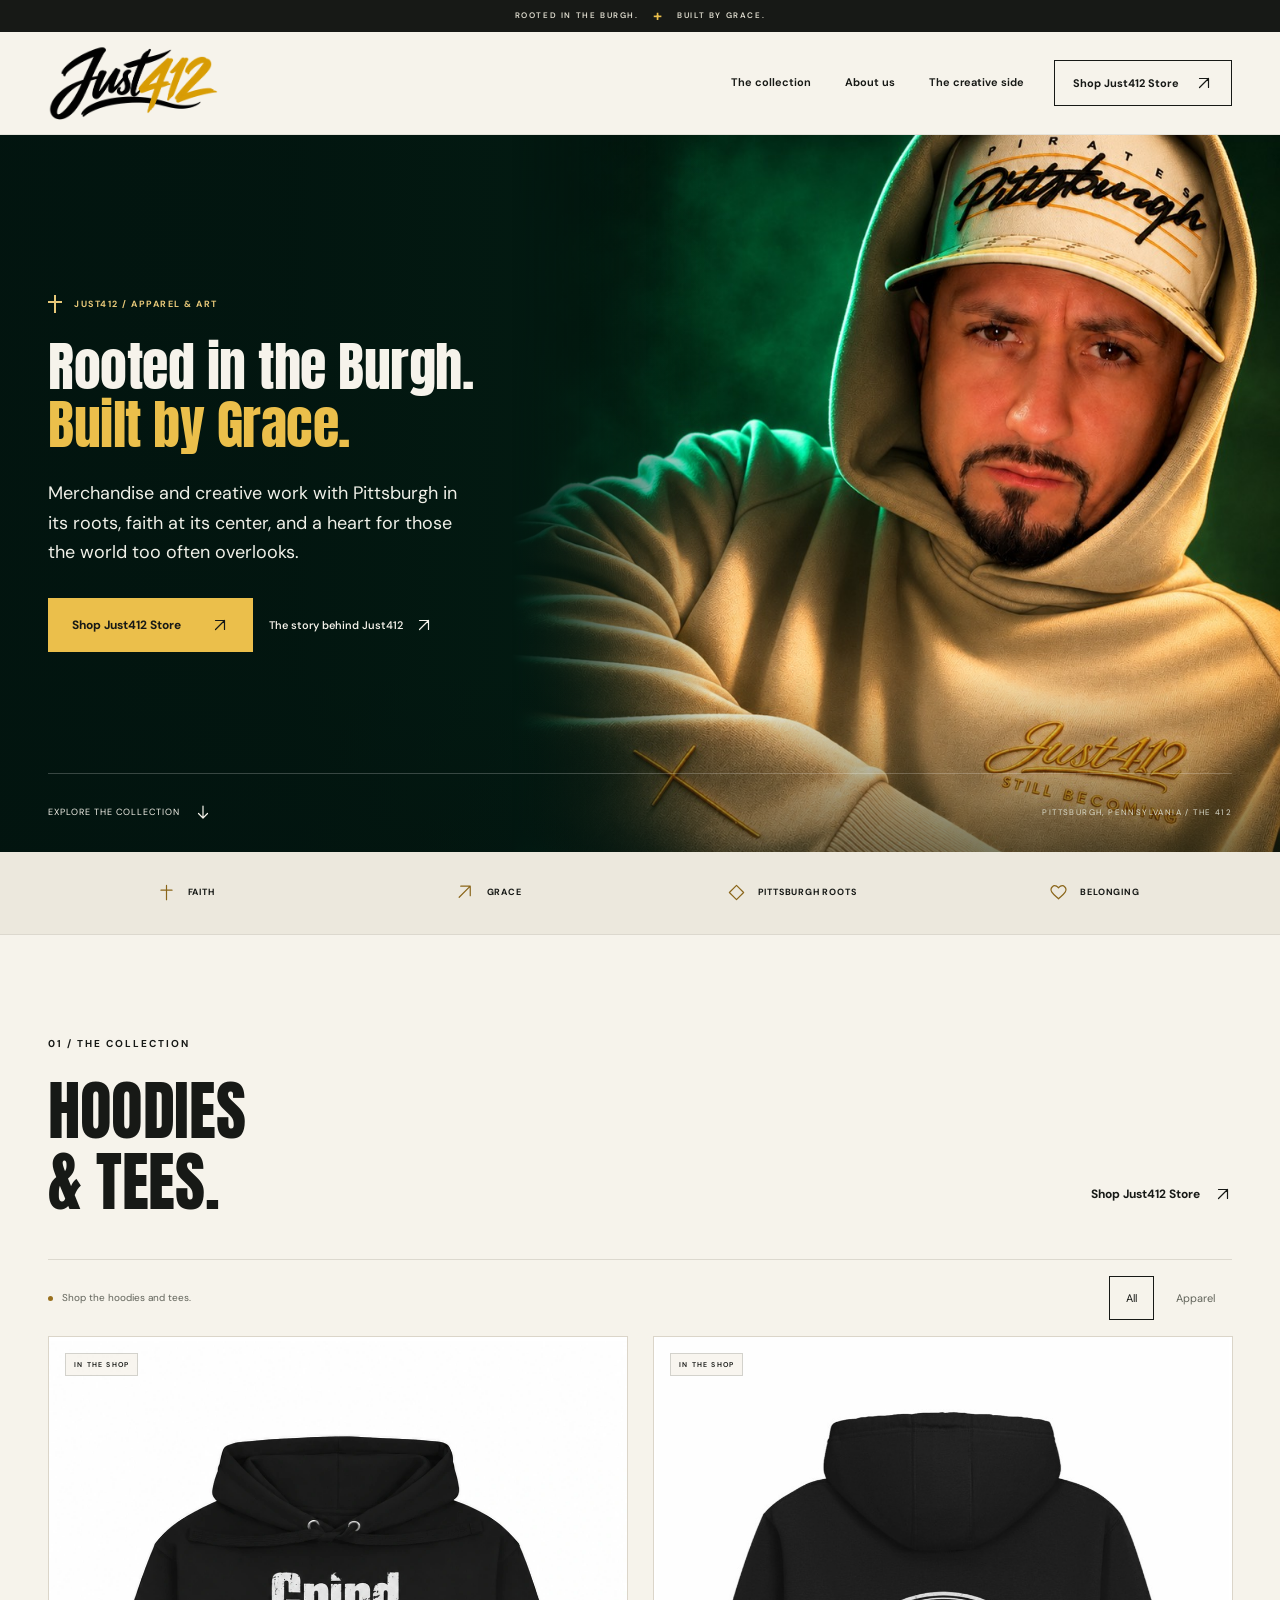
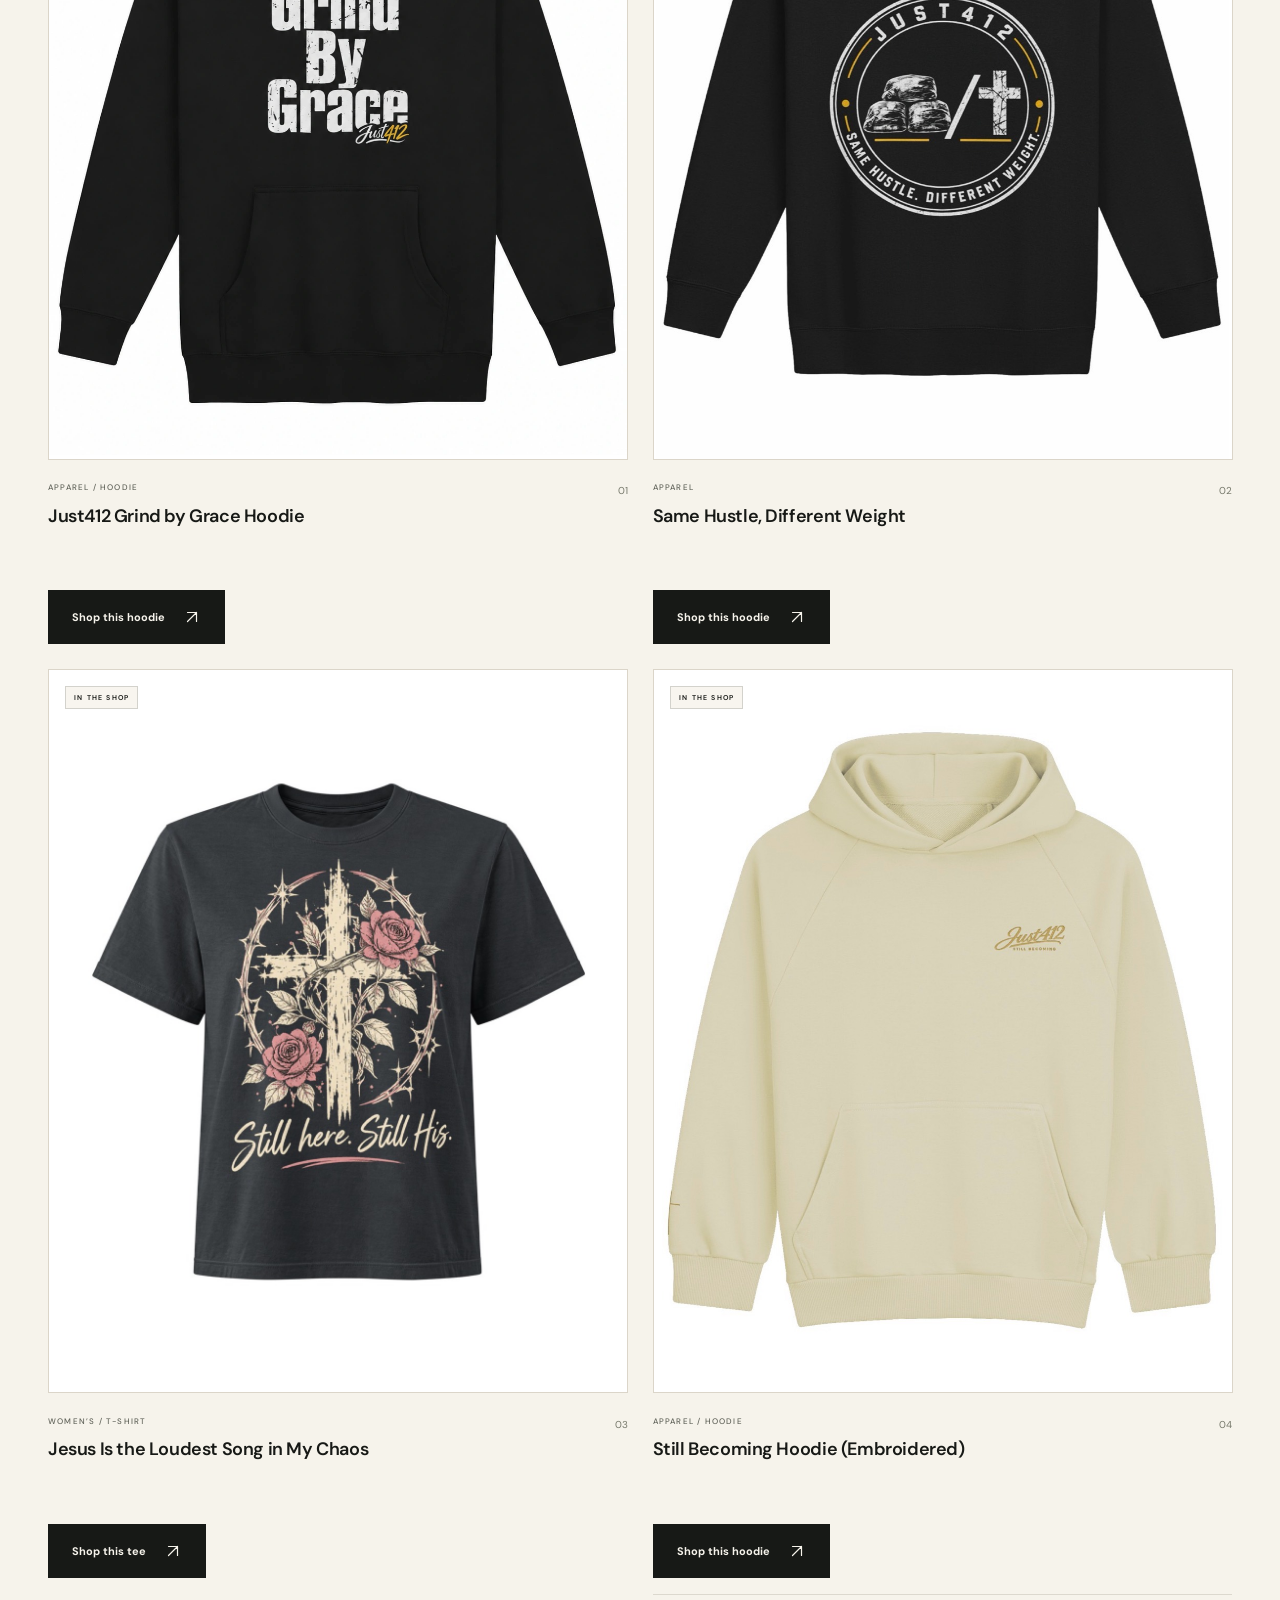
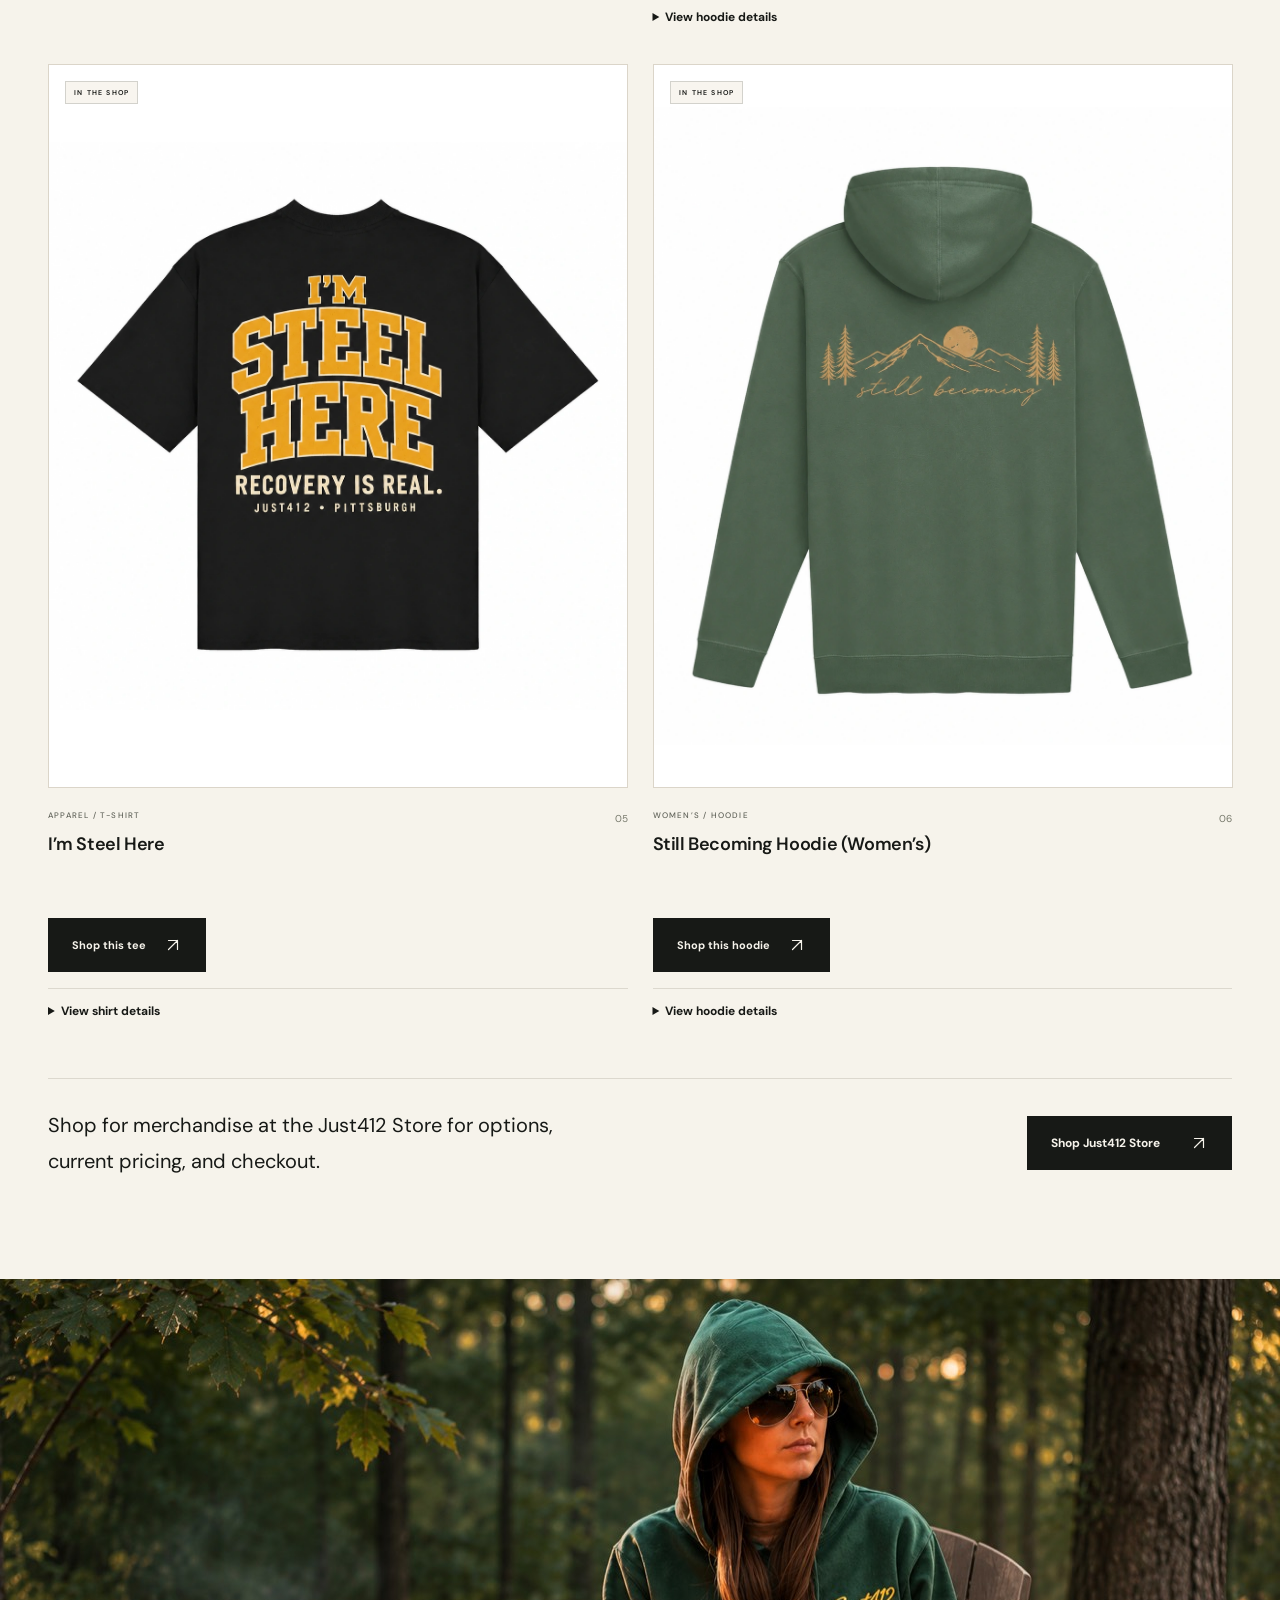
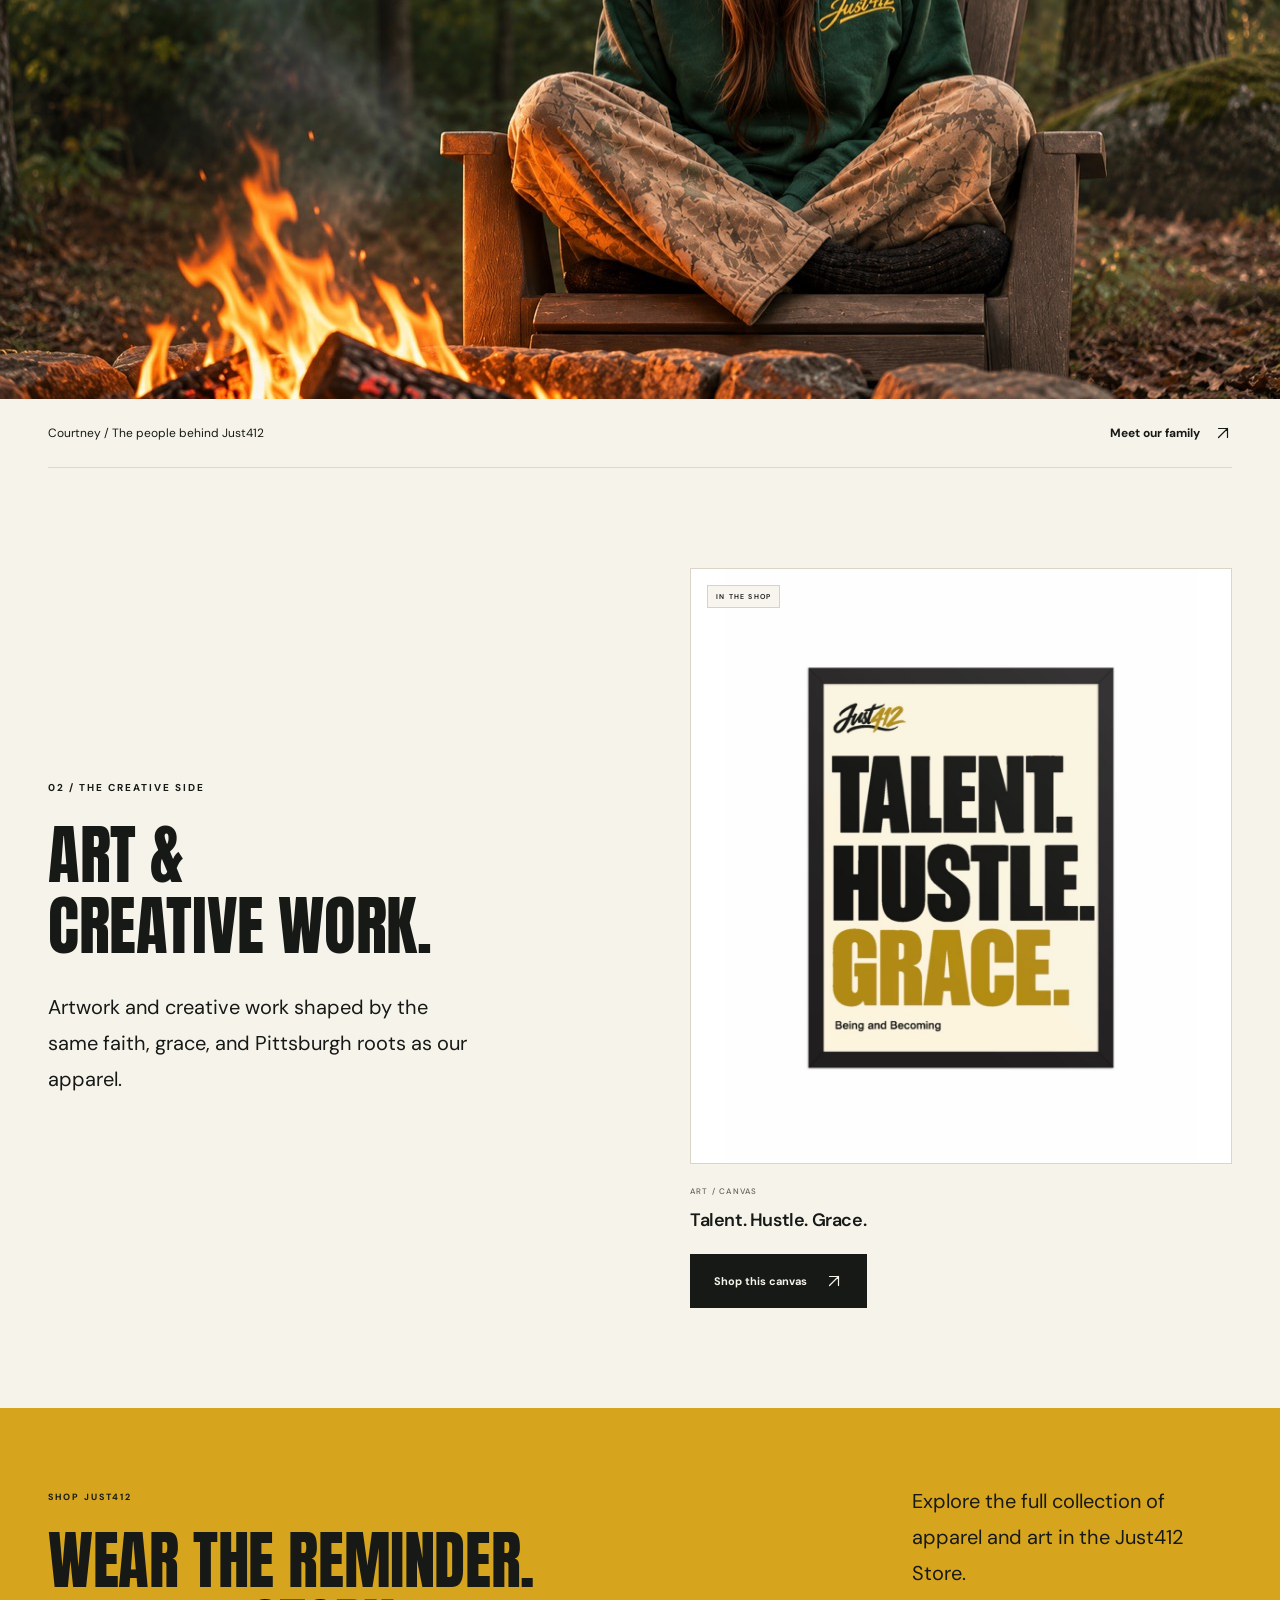
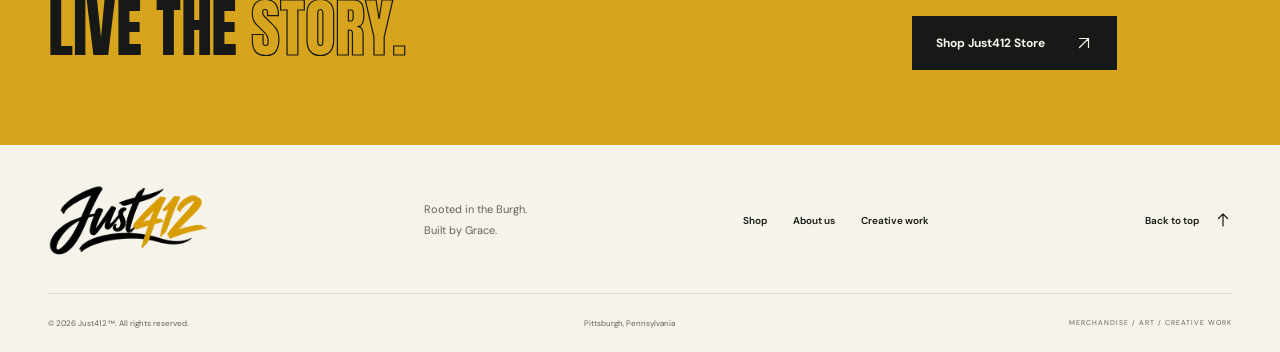
<file: index.html>
<!doctype html>
<html lang="en">
  <head>
    <meta charset="utf-8">
    <meta name="robots" content="noindex, nofollow, noarchive">
    <meta name="viewport" content="width=device-width, initial-scale=1">
    <meta name="description" content="Just412 — Rooted in the Burgh. Built by Grace. Merchandise and creative work with faith at its center and a heart for those the world too often overlooks.">
    <meta name="theme-color" content="#171916">
    <title>Just412 | Rooted in the Burgh. Built by Grace.</title>
    <link rel="icon" href="favicon.svg" type="image/svg+xml">
    <link rel="preload" href="assets/fonts/anton-latin.woff" as="font" type="font/woff" crossorigin>
    <link rel="preload" href="assets/fonts/dm-sans-latin.woff" as="font" type="font/woff" crossorigin>
    <link rel="stylesheet" href="styles.css?v=product-white-4">
    <style>
      /* Keep campaign photos fitted while cached stylesheets refresh. */
      .courtney-feature > img { display: block; width: 100%; max-width: 100%; height: auto; }
      @media (max-width: 760px) {
        .campaign-hero .campaign-photos { position: relative; inset: auto; width: 100%; }
        .campaign-hero .campaign-photos .campaign-justin { position: relative; right: auto; display: block; width: 100%; max-width: 100%; height: auto; margin: 0; }
      }
    </style>
    <script src="script.js" defer></script>
  </head>
  <body>
    <a class="skip-link" href="#main">Skip to content</a>
    <div class="announcement"><span>Rooted in the Burgh.</span><span class="announcement-cross" aria-hidden="true">+</span><span>Built by Grace.</span></div>

    <header class="site-header">
      <div class="header-inner wrap">
        <a class="brand" href="#home" aria-label="Just412 home"><span class="logo-crop"><img src="assets/just412-logo.png" alt="Just412" width="1599" height="984"></span></a>
        <button class="menu-toggle" type="button" aria-expanded="false" aria-controls="navigation">Menu <span aria-hidden="true">+</span></button>
        <nav id="navigation" aria-label="Main navigation">
          <a href="#collection">The collection</a>
          <a href="about.html">About us</a>
          <a href="#studio">The creative side</a>
        </nav>
        <a class="header-shop" data-store-link href="https://just412-shop.fourthwall.com/">Shop Just412 Store <svg class="arrow-icon" viewBox="0 0 24 24" aria-hidden="true"><path d="M6 18 18 6M6 6h12v12"/></svg></a>
      </div>
    </header>

    <main id="main" tabindex="-1">
      <section class="hero campaign-hero" id="home" aria-labelledby="hero-title">
        <div class="campaign-photos">
          <img class="campaign-justin" src="assets/just412-justin-campaign.jpg" alt="Justin wearing the cream Still Becoming hoodie with gold embroidery" width="960" height="1280" fetchpriority="high">
        </div>
        <div class="hero-shade" aria-hidden="true"></div>
        <div class="hero-content wrap">
          <div class="hero-copy">
            <p class="eyebrow hero-eyebrow"><span class="small-cross" aria-hidden="true"></span> Just412 / Apparel &amp; art</p>
            <h1 id="hero-title">Rooted in the Burgh.<br><span>Built by Grace.</span></h1>
            <p class="hero-description">Merchandise and creative work with Pittsburgh in its roots, faith at its center, and a heart for those the world too often overlooks.</p>
            <div class="hero-actions">
              <a class="button button-gold" data-store-link href="https://just412-shop.fourthwall.com/">Shop Just412 Store <svg class="arrow-icon" viewBox="0 0 24 24" aria-hidden="true"><path d="M6 18 18 6M6 6h12v12"/></svg></a>
              <a class="hero-story-link" href="about.html">The story behind Just412 <svg class="arrow-icon" viewBox="0 0 24 24" aria-hidden="true"><path d="M6 18 18 6M6 6h12v12"/></svg></a>
            </div>
          </div>
          <div class="hero-bottom"><a href="#collection">Explore the collection <svg class="arrow-icon" viewBox="0 0 24 24" aria-hidden="true"><path d="M12 4v16m-6-6 6 6 6-6"/></svg></a><span>Pittsburgh, Pennsylvania / The 412</span></div>
        </div>
      </section>

      <div class="values-strip" aria-label="The values behind Just412">
        <div class="values-inner wrap">
          <span><svg viewBox="0 0 24 24" aria-hidden="true"><path d="M12 3v18M5 9h14"/></svg> Faith</span>
          <span><svg viewBox="0 0 24 24" aria-hidden="true"><path d="M4 18 18 4M6 4h12v12"/></svg> Grace</span>
          <span><svg viewBox="0 0 24 24" aria-hidden="true"><path d="m12 3 9 9-9 9-9-9Z"/></svg> Pittsburgh roots</span>
          <span><svg viewBox="0 0 24 24" aria-hidden="true"><path d="M20 5c-3-3-6-1-8 1-2-2-5-4-8-1-5 5 4 11 8 15 4-4 13-10 8-15Z"/></svg> Belonging</span>
        </div>
      </div>

      <section class="collection-section section-pad wrap" id="collection" aria-labelledby="collection-title">
        <div class="section-heading">
          <div><p class="eyebrow">01 / The collection</p><h2 id="collection-title">HOODIES<br>&amp; TEES.</h2></div>
          <div class="collection-intro"><a class="text-link" data-store-link href="https://just412-shop.fourthwall.com/">Shop Just412 Store <svg class="arrow-icon" viewBox="0 0 24 24" aria-hidden="true"><path d="M6 18 18 6M6 6h12v12"/></svg></a></div>
        </div>
        <div class="collection-toolbar">
          <p class="concept-notice"><span aria-hidden="true"></span> Shop the hoodies and tees.</p>
          <div class="collection-filters" role="group" aria-label="Filter the collection" hidden>
            <button type="button" data-filter="all" aria-pressed="true">All</button>
            <button type="button" data-filter="wear" aria-pressed="false">Apparel</button>
          </div>
        </div>
        <p class="sr-only" id="filter-status" aria-live="polite" aria-atomic="true"></p>
        <div class="product-grid">
          <article class="product-card" data-category="wear">
            <a class="product-visual product-photo-link" data-product-link href="https://just412-shop.fourthwall.com/products/grind-by-grace-hoodie" aria-label="View the Just412 Grind by Grace Hoodie on Fourthwall">
              <span class="product-label">In the shop</span>
              <img class="product-photo" src="assets/grind-by-grace-white.webp" alt="Black Just412 hoodie with distressed white Grind By Grace lettering and a small Just412 logo" width="1128" height="1394" loading="lazy">
            </a>
            <div class="product-caption"><div><p class="product-type">Apparel / Hoodie</p><h3><a data-product-link href="https://just412-shop.fourthwall.com/products/grind-by-grace-hoodie">Just412 Grind by Grace Hoodie</a></h3></div><span class="product-number" aria-hidden="true">01</span></div>
            <a class="button button-dark product-shop" data-product-link href="https://just412-shop.fourthwall.com/products/grind-by-grace-hoodie">Shop this hoodie <svg class="arrow-icon" viewBox="0 0 24 24" aria-hidden="true"><path d="M6 18 18 6M6 6h12v12"/></svg></a>
          </article>
          <article class="product-card" data-category="wear" id="same-hustle-different-weight" aria-labelledby="same-hustle-title">
            <a class="product-visual product-photo-link" data-product-link href="https://just412-shop.fourthwall.com/products/same-hustle-different-weight" aria-label="View the Same Hustle, Different Weight hoodie on Fourthwall">
              <span class="product-label">In the shop</span>
              <img class="product-photo" src="assets/same-hustle-different-weight-back-updated.jpg" alt="Back of a black hoodie with a circular white and gold Just412 design featuring stones, a cross, and Same Hustle. Different Weight. lettering" width="1015" height="1280" loading="lazy">
            </a>
            <div class="product-caption"><div><p class="product-type">Apparel</p><h3 id="same-hustle-title"><a data-product-link href="https://just412-shop.fourthwall.com/products/same-hustle-different-weight">Same Hustle, Different Weight</a></h3></div><span class="product-number" aria-hidden="true">02</span></div>
            <a class="button button-dark product-shop" data-product-link href="https://just412-shop.fourthwall.com/products/same-hustle-different-weight">Shop this hoodie <svg class="arrow-icon" viewBox="0 0 24 24" aria-hidden="true"><path d="M6 18 18 6M6 6h12v12"/></svg></a>
          </article>
          <article class="product-card" data-category="wear" id="still-here-still-his" aria-labelledby="still-here-still-his-title">
            <a class="product-visual product-photo-link" data-product-link href="https://just412-shop.fourthwall.com/products/still-here-still-his" aria-label="View Jesus Is the Loudest Song in My Chaos on Fourthwall">
              <span class="product-label">In the shop</span>
              <img class="product-photo" src="assets/still-here-still-his.jpg" alt="Charcoal T-shirt with a cream cross, pink roses, and Still here. Still His. lettering" width="1181" height="1280" loading="lazy">
            </a>
            <div class="product-caption"><div><p class="product-type">Women’s / T-shirt</p><h3 id="still-here-still-his-title"><a data-product-link href="https://just412-shop.fourthwall.com/products/still-here-still-his">Jesus Is the Loudest Song in My Chaos</a></h3></div><span class="product-number" aria-hidden="true">03</span></div>
            <a class="button button-dark product-shop" data-product-link href="https://just412-shop.fourthwall.com/products/still-here-still-his">Shop this tee <svg class="arrow-icon" viewBox="0 0 24 24" aria-hidden="true"><path d="M6 18 18 6M6 6h12v12"/></svg></a>
          </article>
          <article class="product-card" data-category="wear" id="still-becoming-hoodie" aria-labelledby="still-becoming-title">
            <a class="product-visual product-photo-link" data-product-link href="https://just412-shop.fourthwall.com/products/still-becoming-hoodie" aria-label="View the Still Becoming Hoodie (Embroidered) on Fourthwall">
              <span class="product-label">In the shop</span>
              <img class="product-photo" src="assets/still-becoming-front.jpg" alt="Cream Still Becoming Hoodie (Embroidered) with a small gold Just412 chest logo" width="1100" height="1280" loading="lazy">
            </a>
            <div class="product-caption"><div><p class="product-type">Apparel / Hoodie</p><h3 id="still-becoming-title"><a data-product-link href="https://just412-shop.fourthwall.com/products/still-becoming-hoodie">Still Becoming Hoodie (Embroidered)</a></h3></div><span class="product-number" aria-hidden="true">04</span></div>
            <a class="button button-dark product-shop" data-product-link href="https://just412-shop.fourthwall.com/products/still-becoming-hoodie">Shop this hoodie <svg class="arrow-icon" viewBox="0 0 24 24" aria-hidden="true"><path d="M6 18 18 6M6 6h12v12"/></svg></a>
            <details class="product-detail-photos">
              <summary>View hoodie details</summary>
              <div class="product-detail-grid">
                <figure><img src="assets/still-becoming-angle.jpg" alt="Angled view of the cream hoodie showing the gold cross on its sleeve" width="1108" height="1280" loading="lazy"><figcaption>Another look</figcaption></figure>
                <figure><img src="assets/still-becoming-chest.jpg" alt="Close-up of the gold Just412 logo with Still Becoming beneath it" width="298" height="213" loading="lazy"><figcaption>Chest detail</figcaption></figure>
                <figure><img src="assets/still-becoming-sleeve.jpg" alt="Close-up of the gold cross near the hoodie cuff" width="428" height="474" loading="lazy"><figcaption>Sleeve detail</figcaption></figure>
              </div>
            </details>
          </article>
          <article class="product-card" data-category="wear" id="im-steel-here" aria-labelledby="im-steel-here-title">
            <a class="product-visual product-photo-link" data-product-link href="https://just412-shop.fourthwall.com/products/im-steel-here" aria-label="View the I’m Steel Here shirt on Fourthwall">
              <span class="product-label">In the shop</span>
              <img class="product-photo" src="assets/im-steel-here-back-white.webp" alt="Back of a black shirt with gold I’m Steel Here lettering, Recovery Is Real, and Just412 Pittsburgh below" width="1265" height="1244" loading="lazy">
            </a>
            <div class="product-caption"><div><p class="product-type">Apparel / T-shirt</p><h3 id="im-steel-here-title"><a data-product-link href="https://just412-shop.fourthwall.com/products/im-steel-here">I’m Steel Here</a></h3></div><span class="product-number" aria-hidden="true">05</span></div>
            <a class="button button-dark product-shop" data-product-link href="https://just412-shop.fourthwall.com/products/im-steel-here">Shop this tee <svg class="arrow-icon" viewBox="0 0 24 24" aria-hidden="true"><path d="M6 18 18 6M6 6h12v12"/></svg></a>
            <details class="product-detail-photos">
              <summary>View shirt details</summary>
              <div class="product-detail-grid">
                <figure><img src="assets/im-steel-here-front-white.webp" alt="Front of the black I’m Steel Here shirt with a small gold Recovery Is Real Just412 chest design" width="1239" height="1269" loading="lazy"><figcaption>Front view</figcaption></figure>
              </div>
            </details>
          </article>
          <article class="product-card" data-category="wear" id="still-becoming-womens" aria-labelledby="still-becoming-womens-title">
            <a class="product-visual product-photo-link" data-product-link href="https://just412-shop.fourthwall.com/products/still-becoming-hoodie-womans" aria-label="View the women’s Still Becoming Hoodie on Fourthwall">
              <span class="product-label">In the shop</span>
              <img class="product-photo" src="assets/still-becoming-womens-back.webp" alt="Back of a green Still Becoming hoodie with gold mountains, trees, a moon, and Still Becoming lettering" width="1193" height="1319" loading="lazy">
            </a>
            <div class="product-caption"><div><p class="product-type">Women’s / Hoodie</p><h3 id="still-becoming-womens-title"><a data-product-link href="https://just412-shop.fourthwall.com/products/still-becoming-hoodie-womans">Still Becoming Hoodie (Women’s)</a></h3></div><span class="product-number" aria-hidden="true">06</span></div>
            <a class="button button-dark product-shop" data-product-link href="https://just412-shop.fourthwall.com/products/still-becoming-hoodie-womans">Shop this hoodie <svg class="arrow-icon" viewBox="0 0 24 24" aria-hidden="true"><path d="M6 18 18 6M6 6h12v12"/></svg></a>
            <details class="product-detail-photos">
              <summary>View hoodie details</summary>
              <div class="product-detail-grid">
                <figure><img src="assets/still-becoming-womens-front.webp" alt="Front of the green women’s Still Becoming hoodie with a small gold Just412 chest logo" width="1193" height="1319" loading="lazy"><figcaption>Front view</figcaption></figure>
              </div>
            </details>
          </article>
        </div>
        <div class="shop-note" id="shop-status"><p>Shop for merchandise at the Just412 Store for options, current pricing, and checkout.</p><a class="button button-dark" data-store-link href="https://just412-shop.fourthwall.com/">Shop Just412 Store <svg class="arrow-icon" viewBox="0 0 24 24" aria-hidden="true"><path d="M6 18 18 6M6 6h12v12"/></svg></a></div>
      </section>

      <figure class="courtney-feature" style="width: 100%; max-width: 100%; margin: 0;">
        <img src="assets/just412-courtney-campaign.jpg" alt="Courtney wearing a green Just412 hoodie beside a campfire" width="1280" height="720" loading="lazy" style="display: block; width: 100%; max-width: 100%; height: auto;">
        <figcaption class="wrap"><span>Courtney / The people behind Just412</span><a class="text-link" href="about.html#our-family">Meet our family <svg class="arrow-icon" viewBox="0 0 24 24" aria-hidden="true"><path d="M6 18 18 6M6 6h12v12"/></svg></a></figcaption>
      </figure>

      <section class="studio-section section-pad wrap" id="studio" aria-labelledby="studio-title">
        <div class="studio-copy">
          <p class="eyebrow">02 / The creative side</p>
          <h2 id="studio-title">ART &amp;<br>CREATIVE WORK.</h2>
          <p>Artwork and creative work shaped by the same faith, grace, and Pittsburgh roots as our apparel.</p>
        </div>
          <article class="product-card" data-category="art" id="talent-hustle-grace" aria-labelledby="talent-hustle-grace-title">
            <a class="product-visual product-photo-link product-print-link" data-product-link href="https://just412-shop.fourthwall.com/products/talent-hustle-grace" aria-label="View the Talent. Hustle. Grace. canvas on Fourthwall">
              <span class="product-label">In the shop</span>
              <img class="product-photo" src="assets/talent-hustle-grace-print.jpg" alt="Black-framed cream Just412 canvas with black Talent. Hustle. lettering, gold Grace. lettering, and Being and Becoming below" width="1016" height="1280" loading="lazy">
            </a>
            <div class="product-caption"><div><p class="product-type">Art / Canvas</p><h3 id="talent-hustle-grace-title"><a data-product-link href="https://just412-shop.fourthwall.com/products/talent-hustle-grace">Talent. Hustle. Grace.</a></h3></div></div>
            <a class="button button-dark product-shop" data-product-link href="https://just412-shop.fourthwall.com/products/talent-hustle-grace">Shop this canvas <svg class="arrow-icon" viewBox="0 0 24 24" aria-hidden="true"><path d="M6 18 18 6M6 6h12v12"/></svg></a>
          </article>
      </section>

      <section class="closing-section" aria-labelledby="closing-title">
        <div class="closing-inner wrap"><div><p class="eyebrow">Shop Just412</p><h2 id="closing-title">WEAR THE REMINDER.<br>LIVE THE <span>STORY.</span></h2></div><div class="closing-action"><p>Explore the full collection of apparel and art in the Just412 Store.</p><a class="button button-gold" data-store-link href="https://just412-shop.fourthwall.com/">Shop Just412 Store <svg class="arrow-icon" viewBox="0 0 24 24" aria-hidden="true"><path d="M6 18 18 6M6 6h12v12"/></svg></a></div></div>
      </section>
    </main>

    <footer class="site-footer">
      <div class="footer-main wrap"><a class="brand footer-brand" href="#home" aria-label="Just412 home"><span class="logo-crop"><img src="assets/just412-logo.png" alt="Just412" width="1599" height="984" loading="lazy"></span></a><p>Rooted in the Burgh.<br>Built by Grace.</p><nav aria-label="Footer navigation"><a data-store-link href="https://just412-shop.fourthwall.com/">Shop</a><a href="about.html">About us</a><a href="#studio">Creative work</a></nav><a class="back-to-top" href="#home">Back to top <svg class="arrow-icon" viewBox="0 0 24 24" aria-hidden="true"><path d="M12 20V4m-6 6 6-6 6 6"/></svg></a></div>
      <div class="footer-bottom wrap"><p>© <span id="year">2026</span> Just412™. All rights reserved.</p><p>Pittsburgh, Pennsylvania</p><span>Merchandise / Art / Creative work</span></div>
    </footer>
  </body>
</html>
</file>
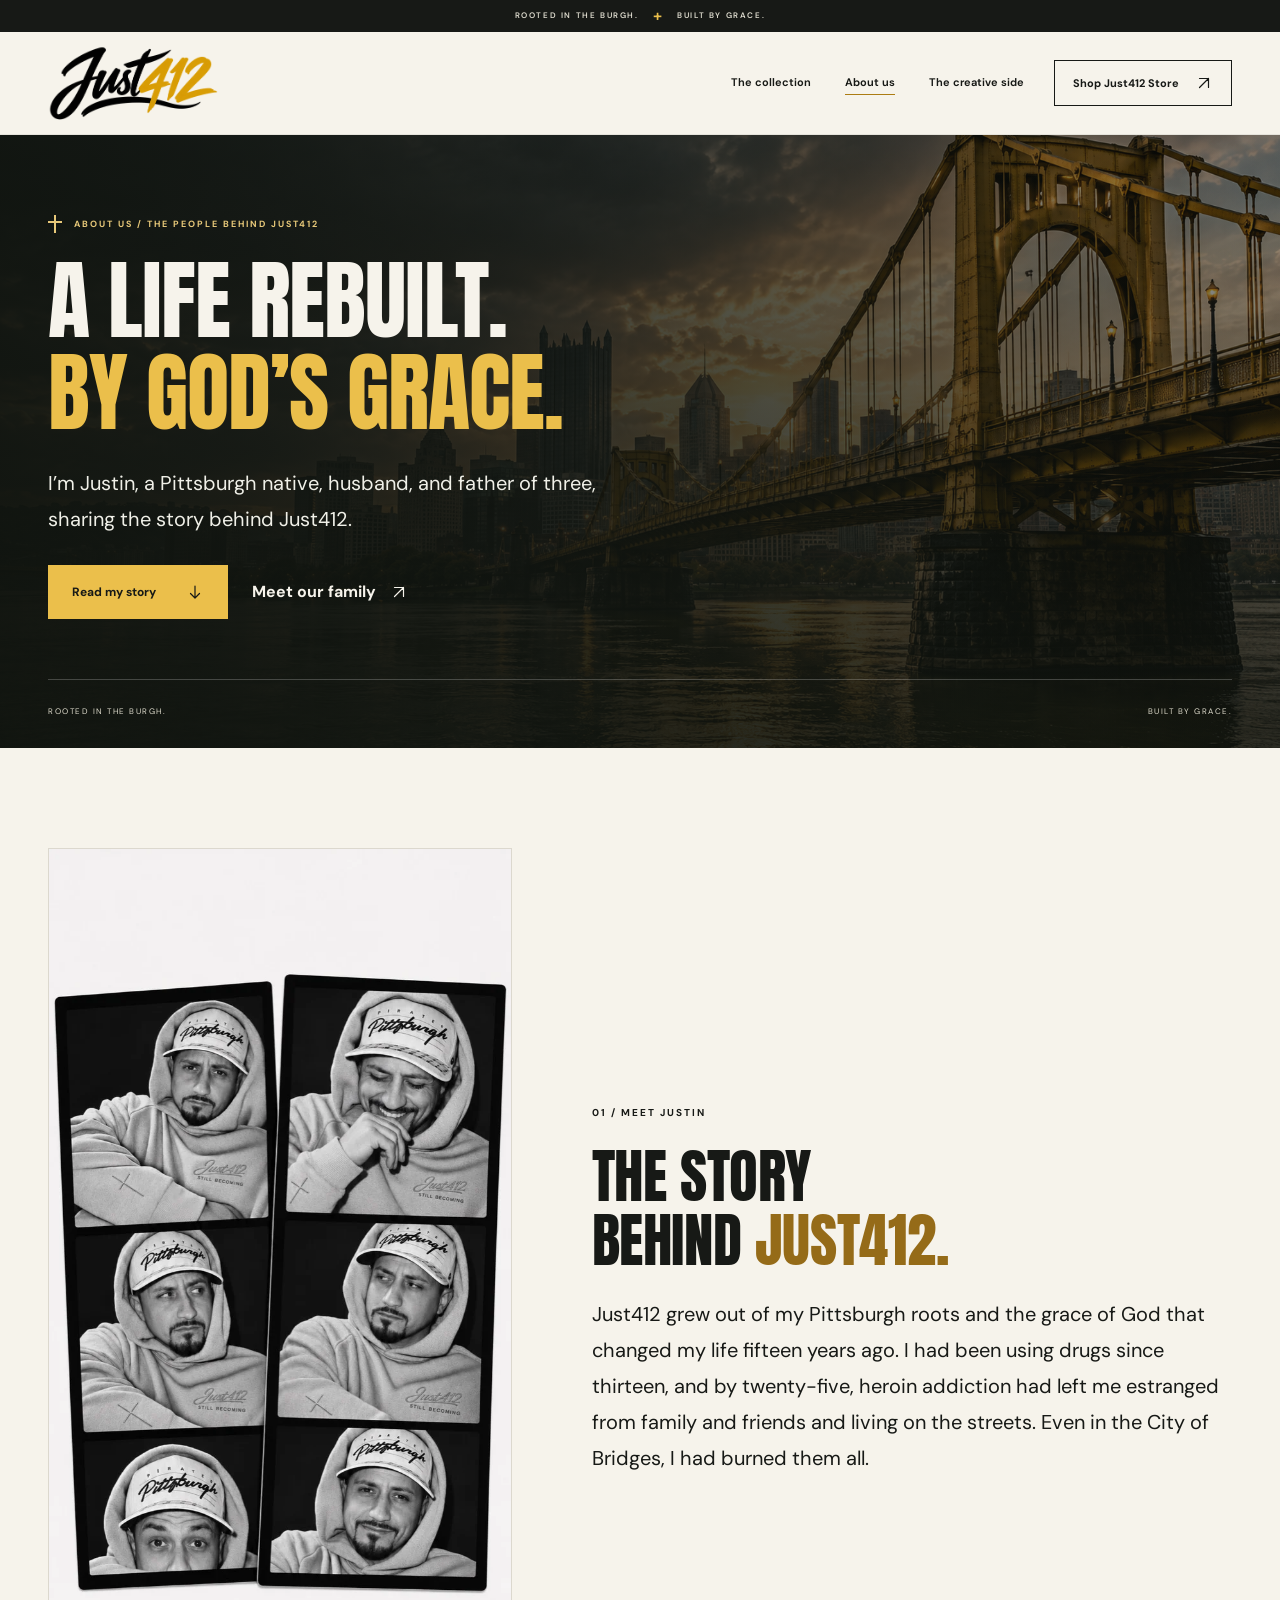
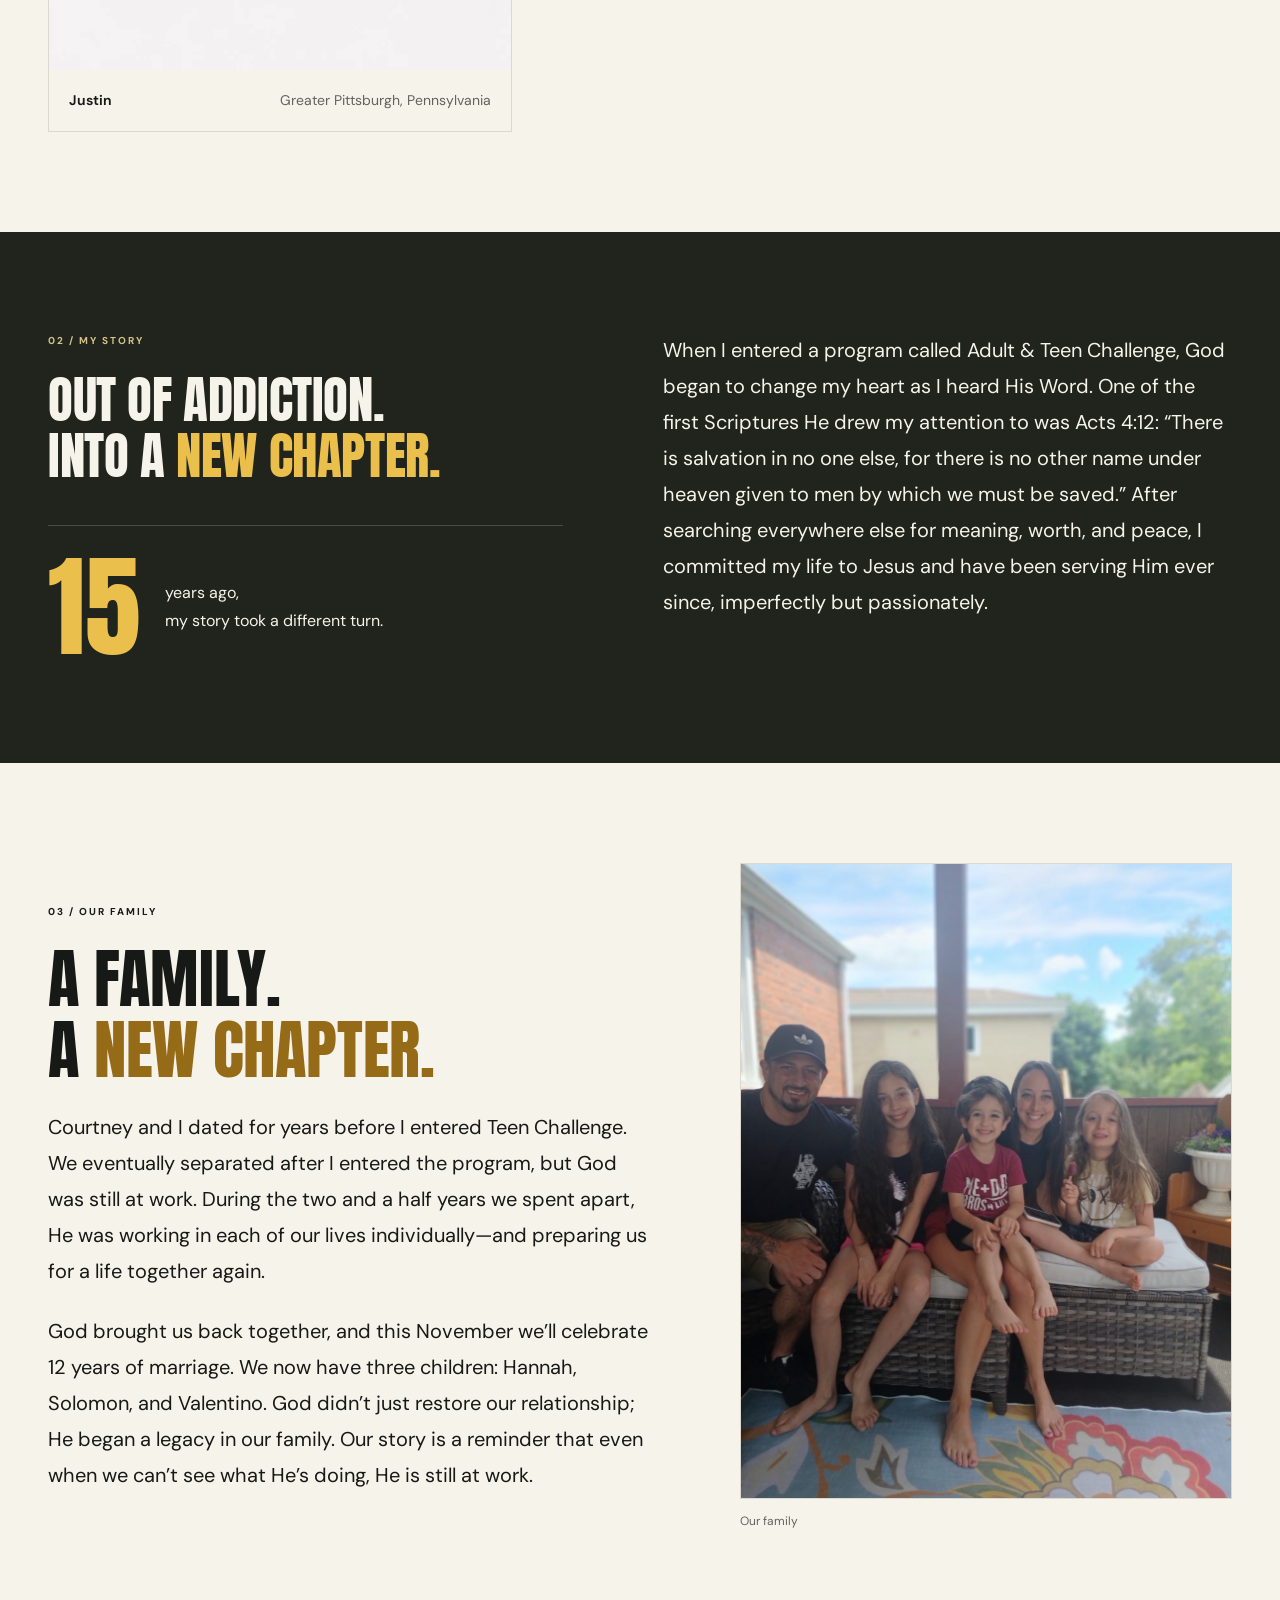
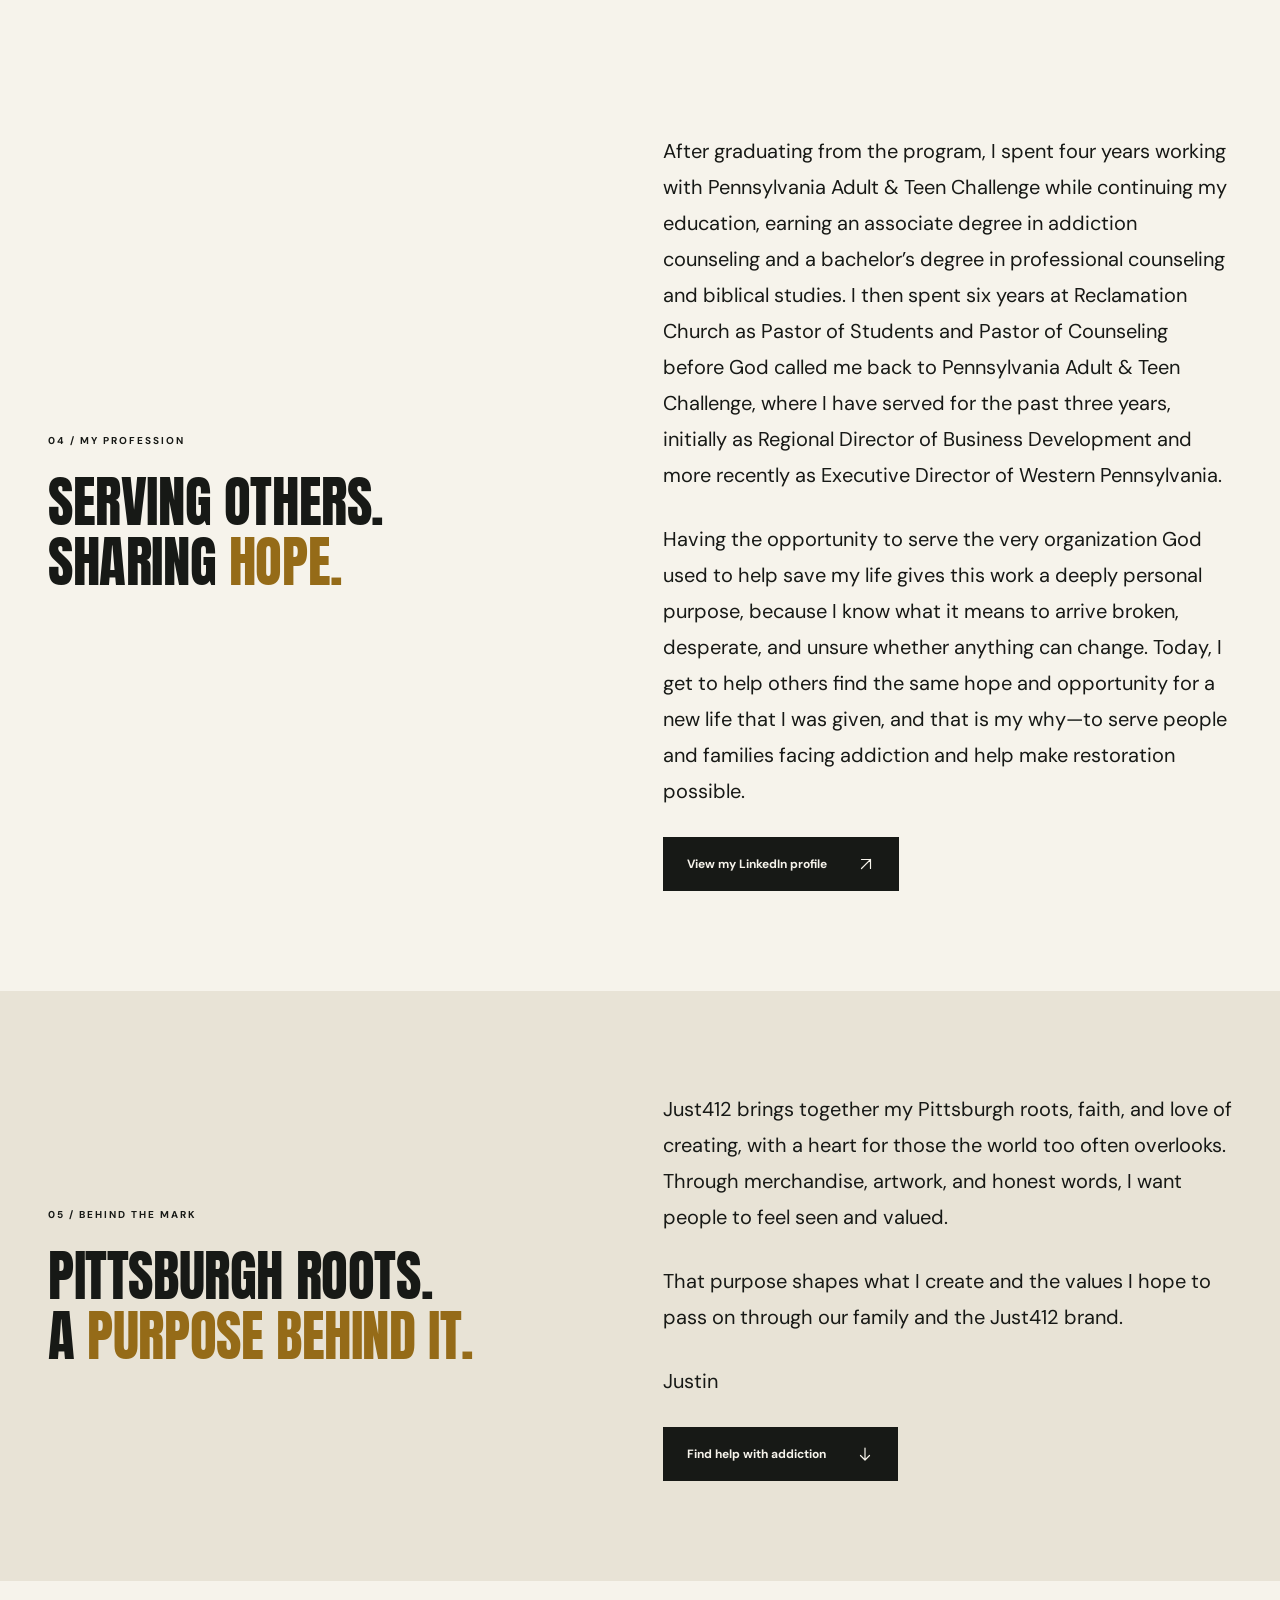
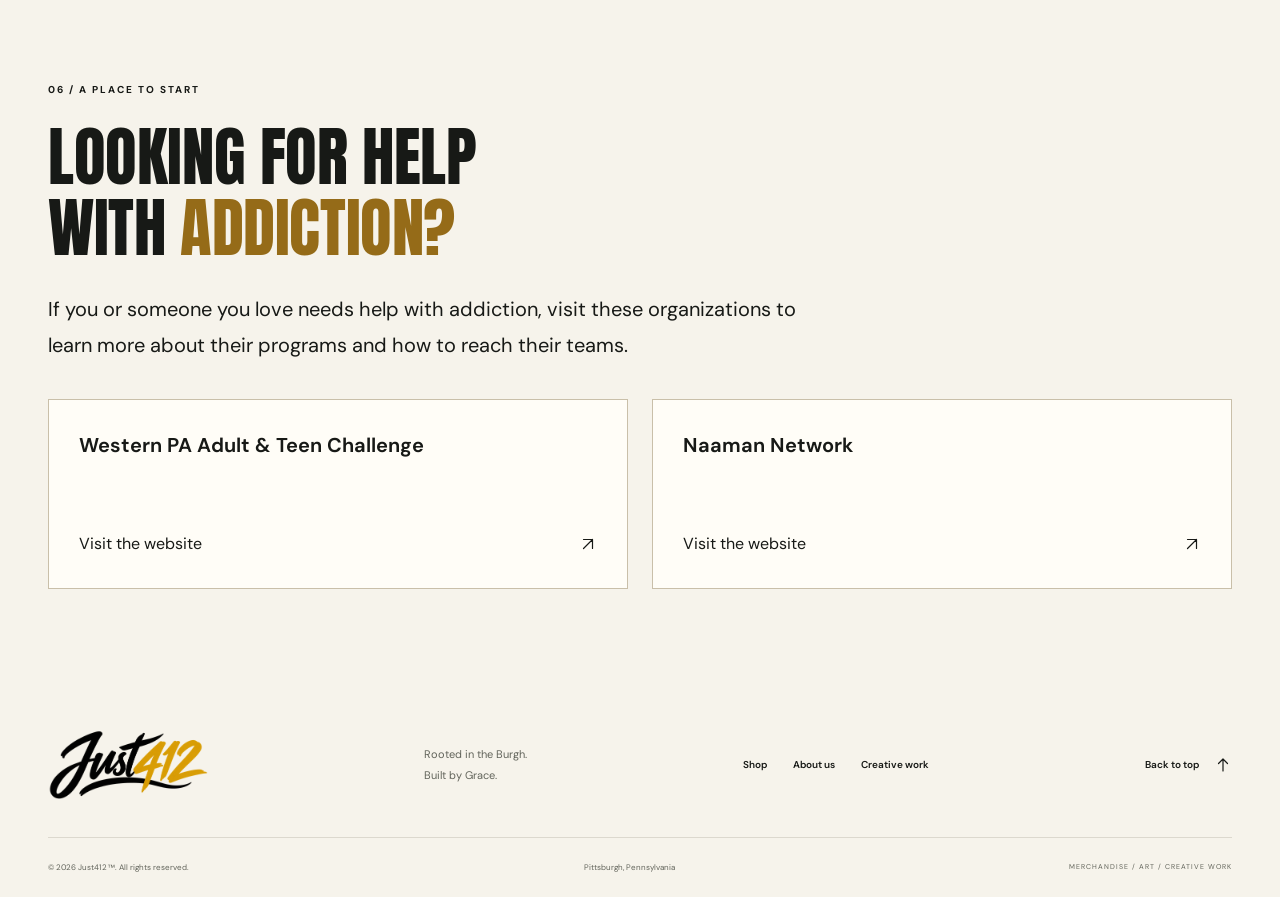
<file: about.html>
<!doctype html>
<html lang="en">
  <head>
    <meta charset="utf-8">
    <meta name="robots" content="noindex, nofollow, noarchive">
    <meta name="viewport" content="width=device-width, initial-scale=1">
    <meta name="description" content="Justin shares the story behind Just412: Pittsburgh roots, recovery from heroin addiction through Adult &amp; Teen Challenge, faith in Jesus Christ, and the meaning of Acts 4:12.">
    <meta name="theme-color" content="#171916">
    <title>About Us | Just412</title>
    <link rel="icon" href="favicon.svg" type="image/svg+xml">
    <link rel="preload" href="assets/fonts/anton-latin.woff" as="font" type="font/woff" crossorigin>
    <link rel="preload" href="assets/fonts/dm-sans-latin.woff" as="font" type="font/woff" crossorigin>
    <link rel="stylesheet" href="styles.css">
    <script src="script.js" defer></script>
  </head>
  <body class="about-page">
    <a class="skip-link" href="#main">Skip to content</a>
    <div class="announcement"><span>Rooted in the Burgh.</span><span class="announcement-cross" aria-hidden="true">+</span><span>Built by Grace.</span></div>

    <header class="site-header">
      <div class="header-inner wrap">
        <a class="brand" href="index.html" aria-label="Just412 home"><span class="logo-crop"><img src="assets/just412-logo.png" alt="Just412" width="1599" height="984"></span></a>
        <button class="menu-toggle" type="button" aria-expanded="false" aria-controls="navigation">Menu <span aria-hidden="true">+</span></button>
        <nav id="navigation" aria-label="Main navigation">
          <a href="index.html#collection">The collection</a>
          <a href="about.html" aria-current="page">About us</a>
          <a href="index.html#studio">The creative side</a>
        </nav>
        <a class="header-shop" data-store-link href="https://just412-shop.fourthwall.com/">Shop Just412 Store <svg class="arrow-icon" viewBox="0 0 24 24" aria-hidden="true"><path d="M6 18 18 6M6 6h12v12"/></svg></a>
      </div>
    </header>

    <main id="main" tabindex="-1">
      <section class="about-hero" id="about-top" aria-labelledby="about-title">
        <img class="about-hero-image" src="assets/pittsburgh-bridge.png" alt="" width="1774" height="887" fetchpriority="high">
        <div class="about-hero-inner wrap">
          <p class="eyebrow"><span class="small-cross" aria-hidden="true"></span> About us / The people behind Just412</p>
          <h1 id="about-title">A LIFE REBUILT.<br><span>BY GOD’S GRACE.</span></h1>
          <p class="about-hero-intro">I’m Justin, a Pittsburgh native, husband, and father of three, sharing the story behind Just412.</p>
          <div class="about-hero-actions">
            <a class="button button-gold" href="#my-story">Read my story <svg class="arrow-icon" viewBox="0 0 24 24" aria-hidden="true"><path d="M12 4v16m-6-6 6 6 6-6"/></svg></a>
            <a class="text-link" href="#our-family">Meet our family <svg class="arrow-icon" viewBox="0 0 24 24" aria-hidden="true"><path d="M6 18 18 6M6 6h12v12"/></svg></a>
          </div>
          <div class="about-hero-foot"><span>Rooted in the Burgh.</span><span>Built by Grace.</span></div>
        </div>
      </section>

      <section class="about-bio section-pad wrap" id="meet-justin" aria-labelledby="bio-title">
        <figure class="about-portrait">
          <img src="assets/justin-photo-strip.webp" alt="Black-and-white photo strip of Justin wearing a Pittsburgh cap and Still Becoming hoodie" width="720" height="1280" loading="lazy">
          <figcaption><span>Justin</span><span>Greater Pittsburgh, Pennsylvania</span></figcaption>
        </figure>
        <div class="about-bio-copy">
          <p class="eyebrow">01 / Meet Justin</p>
          <h2 id="bio-title">THE STORY<br>BEHIND <span>JUST412.</span></h2>
          <p class="about-lead">Just412 grew out of my Pittsburgh roots and the grace of God that changed my life fifteen years ago. I had been using drugs since thirteen, and by twenty-five, heroin addiction had left me estranged from family and friends and living on the streets. Even in the City of Bridges, I had burned them all.</p>
        </div>
      </section>

      <section class="recovery-section" id="my-story" aria-labelledby="recovery-title">
        <div class="recovery-inner wrap section-pad">
          <div class="recovery-heading">
            <p class="eyebrow">02 / My story</p>
            <h2 id="recovery-title">OUT OF ADDICTION.<br>INTO A <span>NEW CHAPTER.</span></h2>
            <div class="recovery-marker"><span>15</span><p>years ago,<br>my story took a different turn.</p></div>
          </div>
          <div class="recovery-copy">
            <p class="about-lead">When I entered a program called Adult &amp; Teen Challenge, God began to change my heart as I heard His Word. One of the first Scriptures He drew my attention to was Acts 4:12: “There is salvation in no one else, for there is no other name under heaven given to men by which we must be saved.” After searching everywhere else for meaning, worth, and peace, I committed my life to Jesus and have been serving Him ever since, imperfectly but passionately.</p>
          </div>
        </div>
      </section>

      <section class="family-section section-pad wrap" id="our-family" aria-labelledby="family-title">
        <div class="family-copy">
          <p class="eyebrow">03 / Our family</p>
          <h2 id="family-title">A FAMILY.<br>A <span>NEW CHAPTER.</span></h2>
          <p class="about-lead">Courtney and I dated for years before I entered Teen Challenge. We eventually separated after I entered the program, but God was still at work. During the two and a half years we spent apart, He was working in each of our lives individually—and preparing us for a life together again.</p>
          <p>God brought us back together, and this November we’ll celebrate 12 years of marriage. We now have three children: Hannah, Solomon, and Valentino. God didn’t just restore our relationship; He began a legacy in our family. Our story is a reminder that even when we can’t see what He’s doing, He is still at work.</p>
        </div>
        <div class="family-photos">
          <figure>
            <img src="assets/drish-family.jpg" alt="Justin and Courtney with their three children, Hannah, Solomon, and Valentino" width="990" height="1280" loading="lazy">
            <figcaption>Our family</figcaption>
          </figure>
        </div>
      </section>

      <section class="profession-section section-pad wrap" id="my-profession" aria-labelledby="profession-title">
        <div class="brand-story-inner">
          <div><p class="eyebrow">04 / My profession</p><h2 id="profession-title">SERVING OTHERS.<br>SHARING <span>HOPE.</span></h2></div>
          <div class="brand-story-copy">
          <p>After graduating from the program, I spent four years working with Pennsylvania Adult &amp; Teen Challenge while continuing my education, earning an associate degree in addiction counseling and a bachelor’s degree in professional counseling and biblical studies. I then spent six years at Reclamation Church as Pastor of Students and Pastor of Counseling before God called me back to Pennsylvania Adult &amp; Teen Challenge, where I have served for the past three years, initially as Regional Director of Business Development and more recently as Executive Director of Western Pennsylvania.</p>
          <p>Having the opportunity to serve the very organization God used to help save my life gives this work a deeply personal purpose, because I know what it means to arrive broken, desperate, and unsure whether anything can change. Today, I get to help others find the same hope and opportunity for a new life that I was given, and that is my why—to serve people and families facing addiction and help make restoration possible.</p>
            <a class="button button-dark" href="https://www.linkedin.com/in/justin-drish-452888a6/">View my LinkedIn profile <svg class="arrow-icon" viewBox="0 0 24 24" aria-hidden="true"><path d="M6 18 18 6M6 6h12v12"/></svg></a>
          </div>
        </div>
      </section>

      <section class="brand-story-section" aria-labelledby="brand-story-title">
        <div class="brand-story-inner wrap section-pad">
          <div><p class="eyebrow">05 / Behind the mark</p><h2 id="brand-story-title">PITTSBURGH ROOTS.<br>A <span>PURPOSE BEHIND IT.</span></h2></div>
          <div class="brand-story-copy">
            <p>Just412 brings together my Pittsburgh roots, faith, and love of creating, with a heart for those the world too often overlooks. Through merchandise, artwork, and honest words, I want people to feel seen and valued.</p>
            <p>That purpose shapes what I create and the values I hope to pass on through our family and the Just412 brand.</p>
            <p class="story-signoff">Justin</p>
            <a class="button button-dark" href="#find-help">Find help with addiction <svg class="arrow-icon" viewBox="0 0 24 24" aria-hidden="true"><path d="M12 4v16m-6-6 6 6 6-6"/></svg></a>
          </div>
        </div>
      </section>
      <section class="addiction-help section-pad wrap" id="find-help" aria-labelledby="help-title">
        <div class="help-heading">
          <p class="eyebrow">06 / A place to start</p>
          <h2 id="help-title">LOOKING FOR HELP<br>WITH <span>ADDICTION?</span></h2>
          <p class="help-intro">If you or someone you love needs help with addiction, visit these organizations to learn more about their programs and how to reach their teams.</p>
        </div>
        <div class="help-links">
          <a class="help-card" data-help-link href="https://www.paatc.org">
            <h3>Western PA Adult &amp; Teen Challenge</h3>
            <span>Visit the website <svg class="arrow-icon" viewBox="0 0 24 24" aria-hidden="true"><path d="M6 18 18 6M6 6h12v12"/></svg></span>
          </a>
          <a class="help-card" data-help-link href="https://naamannet.org">
            <h3>Naaman Network</h3>
            <span>Visit the website <svg class="arrow-icon" viewBox="0 0 24 24" aria-hidden="true"><path d="M6 18 18 6M6 6h12v12"/></svg></span>
          </a>
        </div>
      </section>
    </main>

    <footer class="site-footer">
      <div class="footer-main wrap"><a class="brand footer-brand" href="index.html" aria-label="Just412 home"><span class="logo-crop"><img src="assets/just412-logo.png" alt="Just412" width="1599" height="984" loading="lazy"></span></a><p>Rooted in the Burgh.<br>Built by Grace.</p><nav aria-label="Footer navigation"><a data-store-link href="https://just412-shop.fourthwall.com/">Shop</a><a href="about.html" aria-current="page">About us</a><a href="index.html#studio">Creative work</a></nav><a class="back-to-top" href="#about-top">Back to top <svg class="arrow-icon" viewBox="0 0 24 24" aria-hidden="true"><path d="M12 20V4m-6 6 6-6 6 6"/></svg></a></div>
      <div class="footer-bottom wrap"><p>© <span id="year">2026</span> Just412™. All rights reserved.</p><p>Pittsburgh, Pennsylvania</p><span>Merchandise / Art / Creative work</span></div>
    </footer>
  </body>
</html>
</file>
<file: styles.css>
@font-face {
  font-family: Anton;
  src: url("assets/fonts/anton-latin.woff") format("woff");
  font-style: normal;
  font-weight: 400;
  font-display: swap;
}
@font-face {
  font-family: "DM Sans";
  src: url("assets/fonts/dm-sans-latin.woff") format("woff");
  font-style: normal;
  font-weight: 100 1000;
  font-display: swap;
}
:root {
  color-scheme: light;
  --paper: #f6f3eb;
  --ink: #171916;
  --muted: #62645b;
  --gold: #d7a41e;
  --gold-light: #ebbf4b;
  --line: #dcd8ce;
  --display: Anton, Impact, sans-serif;
  --body: "DM Sans", -apple-system, BlinkMacSystemFont, "Segoe UI", sans-serif;
  --reading-size: 1.25rem;
  --reading-leading: 1.8;
}
* { box-sizing: border-box; }
[hidden] { display: none !important; }
html { scroll-behavior: smooth; scroll-padding-top: 120px; }
body { margin: 0; background: var(--paper); color: var(--ink); font-family: var(--body); -webkit-font-smoothing: antialiased; }
a { color: inherit; text-decoration: none; }
button { font: inherit; }
button, a, summary { -webkit-tap-highlight-color: transparent; }
a:focus-visible, button:focus-visible, summary:focus-visible { outline: 3px solid #805808; outline-offset: 5px; }
::selection { background: var(--gold-light); color: var(--ink); }
h1, h2, h3, p { overflow-wrap: break-word; }
.wrap { width: min(1240px, calc(100% - 96px)); margin-inline: auto; }
.section-pad { padding-block: 100px; }
.sr-only { position: absolute; width: 1px; height: 1px; padding: 0; margin: -1px; overflow: hidden; clip-path: inset(50%); white-space: nowrap; border: 0; }
.skip-link { position: absolute; top: -100px; left: 20px; z-index: 50; padding: 14px 20px; background: var(--gold-light); color: var(--ink); }
.skip-link:focus { top: 10px; }
.arrow-icon { display: inline-block; width: 18px; height: 18px; flex-shrink: 0; fill: none; stroke: currentColor; stroke-width: 1.6; stroke-linecap: round; stroke-linejoin: round; }
.eyebrow { margin: 0 0 22px; font-size: 10px; font-weight: 700; letter-spacing: 2px; line-height: 1.8; text-transform: uppercase; }
h2 { margin: 0; font-family: var(--display); font-size: clamp(42px, 5.1vw, 68px); font-weight: 400; letter-spacing: -.4px; line-height: 1.09; }
.button { display: inline-flex; align-items: center; justify-content: center; gap: 30px; min-height: 54px; padding: 17px 23px; border: 1px solid transparent; font-size: 12px; font-weight: 700; line-height: 1.5; transition: transform .2s, background-color .2s; }
.button:hover { transform: translateY(-3px); }
.button-gold { background: var(--gold-light); color: var(--ink); }
.button-gold:hover { background: #f2ce73; }
.button-dark { background: var(--ink); color: var(--paper); }
.button-dark:hover { background: #363b30; }
.text-link { display: inline-flex; align-items: center; gap: 14px; min-height: 44px; font-size: 12px; font-weight: 700; line-height: 1.7; }
.text-link:hover { text-decoration: underline; text-underline-offset: 6px; }

/* The supplied brush-lettered mark stays black and gold on a light ground. */
.brand { display: inline-flex; align-items: center; flex-shrink: 0; }
.logo-crop { position: relative; display: block; width: 170px; height: 78px; overflow: hidden; }
.logo-crop img { position: absolute; left: 50%; top: 50%; width: 100%; max-width: none; height: auto; transform: translate(-50%, -52%); }
.announcement { display: flex; justify-content: center; align-items: center; flex-wrap: wrap; gap: 14px; min-height: 32px; padding: 6px 15px; background: var(--ink); color: #dedbce; font-size: 8px; font-weight: 600; line-height: 1.7; letter-spacing: 1.6px; text-transform: uppercase; }
.announcement-cross { color: var(--gold-light); font-size: 16px; line-height: 1; }
.site-header { position: sticky; top: 0; z-index: 20; border-bottom: 1px solid #17191612; background: #f6f3ebf5; backdrop-filter: blur(12px); }
.header-inner { display: flex; justify-content: space-between; align-items: center; gap: 30px; min-height: 102px; }
#navigation { display: flex; align-items: center; gap: 34px; margin-left: auto; }
#navigation a { padding-block: 15px; font-size: 11px; font-weight: 650; line-height: 1.6; }
#navigation a:hover { text-decoration: underline; text-decoration-color: #ac7c13; text-underline-offset: 8px; }
#navigation a[aria-current="page"] { text-decoration: underline; text-decoration-color: #ac7c13; text-underline-offset: 8px; }
.header-shop { display: inline-flex; align-items: center; justify-content: center; gap: 16px; min-height: 44px; padding: 13px 18px; border: 1px solid var(--ink); font-size: 11px; font-weight: 700; white-space: nowrap; }
.header-shop:hover { background: var(--ink); color: var(--paper); }
.menu-toggle { display: none; }

.hero { position: relative; isolation: isolate; color: var(--paper); background: #24261e; overflow: hidden; }
.hero-image, .hero-video, .hero-shade { position: absolute; inset: 0; width: 100%; height: 100%; }
.hero-image { object-fit: cover; object-position: center; z-index: -3; }
.hero-video { object-fit: cover; object-position: center; z-index: -3; opacity: 0; pointer-events: none; }
.hero-video.is-playing { opacity: 1; }
.hero-shade { z-index: -2; background: linear-gradient(90deg, #10140ff2, #10140fab 43%, #10140f08 85%), linear-gradient(0deg, #10140fbb, transparent 48%); }
.hero-content { position: relative; display: grid; grid-template-columns: 1.3fr .7fr; align-items: center; gap: 30px; min-height: 704px; padding-block: 78px 105px; }
.hero-copy { max-width: 720px; }
.hero-eyebrow { display: flex; align-items: center; gap: 12px; margin-bottom: 25px; font-size: 9px; letter-spacing: 1.5px; color: #e7c879; }
.small-cross { position: relative; display: inline-block; width: 14px; height: 18px; flex-shrink: 0; color: currentColor; }
.small-cross::before, .small-cross::after { content: ""; position: absolute; background: currentColor; }
.small-cross::before { top: 0; left: 6px; width: 2px; height: 18px; }
.small-cross::after { top: 6px; left: 0; width: 14px; height: 2px; }
h1 { margin: 0 0 25px; font-family: var(--display); font-size: clamp(88px, 8.8vw, 128px); font-weight: 400; line-height: 1.02; letter-spacing: -1.4px; }
h1 span { color: var(--gold-light); }
.hero-description { max-width: 430px; margin: 0; color: #f0f0e8; font-size: var(--reading-size); line-height: var(--reading-leading); }
.hero-actions { display: flex; align-items: center; flex-wrap: wrap; gap: 28px; margin-top: 30px; }
.hero-story-link { display: inline-flex; align-items: center; gap: 12px; min-height: 44px; font-size: 11px; font-weight: 550; }
.hero-story-link:hover { text-decoration: underline; text-underline-offset: 6px; }
.hero a:focus-visible, .hero button:focus-visible { outline-color: var(--gold-light); }
.hero-stamp { justify-self: end; align-self: end; display: flex; flex-direction: column; align-items: center; gap: 2px; margin: 0 12px 15px 0; padding: 19px 21px; background: var(--paper); color: var(--ink); box-shadow: 0 15px 40px #0004; transform: rotate(-6deg); }
.hero-stamp::before { content: ""; position: absolute; top: -13px; left: 35%; width: 70px; height: 28px; background: #e4d7bcb0; transform: rotate(9deg); }
.hero-stamp .logo-crop { width: 190px; height: 88px; }
.stamp-label { font-size: 7px; line-height: 1.8; letter-spacing: 2px; text-transform: uppercase; }
.hero-bottom { position: absolute; left: 0; right: 0; bottom: 25px; display: flex; align-items: center; justify-content: space-between; gap: 24px; padding-top: 23px; border-top: 1px solid #ffffff36; }
.hero-bottom a { display: inline-flex; align-items: center; gap: 14px; min-height: 30px; font-size: 9px; letter-spacing: 1px; text-transform: uppercase; }
.hero-bottom > span { color: #dadccc; font-size: 8px; letter-spacing: 1.4px; text-transform: uppercase; }
.hero-video-toggle { min-height: 44px; padding: 10px 16px; border: 1px solid #ffffff70; background: #10140fb3; color: var(--paper); font-size: 12px; line-height: 1.5; cursor: pointer; }
.hero-video-toggle:hover { background: #10140fe6; }

.values-strip { border-bottom: 1px solid var(--line); background: #ece8dd; }
.values-inner { display: grid; grid-template-columns: repeat(4, minmax(0, 1fr)); align-items: center; gap: 28px; min-height: 82px; padding-block: 20px; }
.values-inner > span { display: flex; align-items: center; justify-content: center; gap: 12px; font-size: 9px; font-weight: 700; line-height: 1.7; letter-spacing: .8px; text-transform: uppercase; }
.values-inner svg { width: 19px; height: 19px; flex-shrink: 0; fill: none; stroke: #8a6519; stroke-width: 1.5; stroke-linecap: round; stroke-linejoin: round; }
.section-heading { display: flex; align-items: flex-end; justify-content: space-between; gap: 70px; margin-bottom: 42px; }
.collection-intro { max-width: 345px; padding-bottom: 1px; }
.collection-intro p { margin: 0 0 14px; color: var(--ink); font-size: var(--reading-size); line-height: var(--reading-leading); }
.collection-toolbar { display: flex; align-items: center; justify-content: space-between; gap: 24px; padding-block: 16px; border-top: 1px solid var(--line); }
.concept-notice { display: flex; align-items: center; gap: 9px; margin: 0; color: var(--muted); font-size: 10px; line-height: 1.8; }
.concept-notice > span { width: 5px; height: 5px; flex-shrink: 0; background: #99701e; border-radius: 50%; }
.collection-filters { display: flex; gap: 5px; flex-shrink: 0; }
.collection-filters button { min-height: 44px; padding: 10px 16px; border: 1px solid transparent; background: transparent; color: var(--muted); font-size: 11px; cursor: pointer; }
.collection-filters button[aria-pressed="true"] { border-color: var(--ink); color: var(--ink); }
.collection-filters button:hover { background: #e8e3d7; }
.product-grid { display: grid; grid-template-columns: repeat(2, minmax(0, 1fr)); gap: 25px; }
.product-card { min-width: 0; }
.product-visual { position: relative; isolation: isolate; overflow: hidden; aspect-ratio: 400 / 440; border: 1px solid #dbd5c9; container-type: inline-size; }
.tee-visual { background: radial-gradient(ellipse at 50% 40%, #eee8dc, #d7d2c6); }
.poster-visual { background: radial-gradient(ellipse at 30% 20%, #e5e3db, #d0cfc6); }
.concept-label, .product-label { position: absolute; top: 16px; left: 16px; z-index: 2; padding: 6px 8px; border: 1px solid #17191629; background: #f6f3ebc9; font-size: 7px; font-weight: 600; letter-spacing: 1.2px; text-transform: uppercase; }
.product-photo-link { display: block; background: #fff; }
.product-print-link { background: #fff; }
.product-photo { position: absolute; inset: 0; display: block; width: 100%; height: 100%; object-fit: contain; }
.product-caption h3 a:hover { text-decoration: underline; text-underline-offset: 4px; }
.product-shop { margin-top: 20px; gap: 18px; font-size: 11px; }
.garment { position: absolute; inset: 5px 0 -2px; transition: transform .35s; }
.garment-shape { display: block; width: 100%; height: 100%; filter: drop-shadow(0 10px 6px #1719160d); }
.product-card:hover .garment { transform: translateY(-5px); }
.tee-logo { position: absolute; top: 35%; left: 30.5%; width: 39%; height: auto; }
.art-frame { position: absolute; left: 19%; top: 11%; width: 62%; height: 78%; padding: 7px; background: #1a1c18; box-shadow: 12px 16px 16px #1719162b; transform: rotate(5deg); transition: transform .35s; }
.product-card:hover .art-frame { transform: rotate(2deg) translateY(-3px); }
.art-sheet { display: flex; flex-direction: column; justify-content: space-between; height: 100%; padding: 16px; background: #efe5d2; }
.art-kicker { font-size: 1.6cqw; line-height: 1.8; letter-spacing: 1px; text-transform: uppercase; }
.art-message { font-family: var(--display); font-size: 14cqw; line-height: 1.05; letter-spacing: -.5px; }
.art-message > span { color: #9f731a; }
.art-foot { font-size: 1.6cqw; line-height: 1.9; }
.product-caption { display: flex; align-items: flex-start; justify-content: space-between; gap: 16px; padding-top: 20px; }
.product-type { margin: 0 0 8px; color: var(--muted); font-size: 8px; font-weight: 500; letter-spacing: 1.2px; line-height: 1.8; text-transform: uppercase; }
.product-caption h3 { margin: 0; font-size: 18px; font-weight: 600; line-height: 1.5; letter-spacing: -.4px; }
.product-number { padding-top: 4px; color: #76786b; font-size: 10px; }
.shop-note { display: flex; align-items: center; justify-content: space-between; gap: 36px; margin-top: 45px; padding-top: 28px; border-top: 1px solid var(--line); }
.shop-note p { max-width: 510px; margin: 0; color: var(--ink); font-size: var(--reading-size); line-height: var(--reading-leading); }
.shop-note .button { flex-shrink: 0; }

.studio-section { display: grid; grid-template-columns: 1fr 1fr; align-items: center; gap: 100px; }
.studio-copy > p:not(.eyebrow) { max-width: 420px; margin: 28px 0 0; color: var(--ink); font-size: var(--reading-size); line-height: var(--reading-leading); }
.studio-note { max-width: 440px; margin-top: 30px; border-block: 1px solid var(--line); }
.studio-note summary { display: flex; align-items: center; justify-content: space-between; gap: 16px; min-height: 68px; padding-block: 17px; list-style: none; cursor: pointer; font-size: 12px; font-weight: 650; line-height: 1.8; }
.studio-note summary::-webkit-details-marker { display: none; }
.studio-note summary > span { font-size: 22px; font-weight: 400; transition: transform .2s; }
.studio-note[open] summary > span { transform: rotate(45deg); }
.note-body { padding: 10px 0 24px; }
.note-body .eyebrow { margin-bottom: 15px; font-size: 8px; }
.note-body h3 { margin: 0 0 17px; font-family: var(--display); font-size: 32px; font-weight: 400; line-height: 1.2; }
.note-body p:not(.eyebrow) { margin: 15px 0 0; color: var(--ink); font-size: var(--reading-size); line-height: var(--reading-leading); }
.studio-art { position: relative; display: flex; flex-direction: column; justify-content: space-between; min-width: 0; min-height: 480px; padding: 40px; background: repeating-linear-gradient(0deg, transparent 0 49px, #f6f3eb08 49px 50px), #24281f; color: var(--paper); transform: rotate(2deg); box-shadow: 16px 16px 0 #e6dfcd; }
.studio-art::before { content: ""; position: absolute; inset: 12px; border: 1px solid #d7a41e40; pointer-events: none; }
.studio-art-top { font-size: 8px; line-height: 1.8; letter-spacing: 2px; text-transform: uppercase; color: #c9c8b8; }
.studio-art-main { display: block; margin-block: 35px; font-family: var(--display); font-size: clamp(40px, 4.5vw, 66px); line-height: 1.06; letter-spacing: -.3px; }
.studio-art-main > span { color: var(--gold-light); }
.studio-art-bottom { display: flex; align-items: center; gap: 15px; color: #e4c777; }
.studio-art-bottom > span:last-child { font-size: 9px; line-height: 1.8; }

.closing-section { padding-block: 75px; background: var(--gold); }
.closing-inner { display: flex; align-items: center; justify-content: space-between; gap: 60px; }
.closing-section .eyebrow { font-size: 9px; }
.closing-section h2 { font-size: clamp(40px, 4.9vw, 66px); }
.closing-section h2 span { color: transparent; -webkit-text-stroke: 1.2px var(--ink); }
.closing-action { max-width: 320px; }
.closing-action p { margin: 0 0 25px; font-size: var(--reading-size); line-height: var(--reading-leading); }
.closing-section .button-gold { background: var(--ink); color: var(--paper); }
.closing-section .button-gold:hover { background: #373b30; }
.site-footer { padding-top: 38px; background: var(--paper); }
.footer-main { display: flex; align-items: center; justify-content: space-between; gap: 36px; padding-bottom: 35px; }
.footer-brand .logo-crop { width: 160px; height: 75px; }
.footer-main > p { margin: 0; color: var(--muted); font-size: 11px; line-height: 1.9; }
.footer-main nav { display: flex; flex-wrap: wrap; align-items: center; gap: 26px; }
.footer-main nav a, .back-to-top { display: inline-flex; align-items: center; gap: 15px; min-height: 44px; font-size: 10px; font-weight: 600; line-height: 1.7; }
.footer-main nav a:hover, .back-to-top:hover { text-decoration: underline; text-underline-offset: 5px; }
.footer-bottom { display: flex; align-items: center; justify-content: space-between; gap: 24px; padding-block: 22px; border-top: 1px solid var(--line); color: var(--muted); font-size: 8px; line-height: 1.8; }
.footer-bottom p { margin: 0; }
.footer-bottom > span { font-size: 7px; letter-spacing: 1px; text-transform: uppercase; }

/* The About Us page shares the brand's navigation, colors, and local fonts. */
.about-hero { position: relative; isolation: isolate; overflow: hidden; background: #24261e; color: var(--paper); }
.about-hero-image { position: absolute; inset: 0; z-index: -2; width: 100%; height: 100%; object-fit: cover; object-position: center 55%; }
.about-hero::before { content: ""; position: absolute; inset: 0; z-index: -1; background: linear-gradient(90deg, #10140ff0, #10140f9e 65%, #10140f61), linear-gradient(0deg, #10140fb8, transparent); }
.about-hero-inner { padding-block: 80px 30px; }
.about-hero .eyebrow { display: flex; align-items: center; gap: 12px; color: #e7c879; font-size: 9px; }
.about-hero h1 { max-width: 1100px; font-size: clamp(54px, 6.8vw, 98px); line-height: 1.06; letter-spacing: -1px; }
.about-hero-intro { max-width: 580px; margin: 0; color: #f0f0e8; font-size: var(--reading-size); line-height: var(--reading-leading); }
.about-hero-actions { display: flex; align-items: center; flex-wrap: wrap; gap: 24px; margin-top: 28px; }
.about-hero .text-link { font-size: 16px; }
.about-hero a:focus-visible { outline-color: var(--gold-light); }
.about-hero-foot { display: flex; justify-content: space-between; flex-wrap: wrap; gap: 14px; margin-top: 60px; padding-top: 24px; border-top: 1px solid #ffffff36; font-size: 8px; line-height: 1.8; letter-spacing: 1.5px; text-transform: uppercase; color: #dedbcc; }
.about-bio { display: grid; grid-template-columns: minmax(0, .84fr) minmax(0, 1.16fr); align-items: center; gap: 80px; }
.about-portrait { width: 100%; max-width: 470px; margin: 0; border: 1px solid var(--line); }
.about-portrait img { display: block; width: 100%; height: auto; }
.about-portrait figcaption { display: flex; flex-wrap: wrap; justify-content: space-between; gap: 6px 20px; padding: 18px 20px; font-size: 14px; line-height: 1.8; }
.about-portrait figcaption > span:first-child { font-weight: 650; }
.about-portrait figcaption > span:last-child { color: var(--muted); font-size: 14px; }
.about-bio-copy h2 { font-size: clamp(42px, 4.6vw, 64px); }
.about-bio-copy h2 > span, .family-copy h2 > span, .brand-story-inner h2 > span { color: #956b18; }
.about-bio-copy > p:not(.eyebrow), .family-copy > p:not(.eyebrow) { margin: 24px 0 0; color: var(--ink); font-size: var(--reading-size); line-height: var(--reading-leading); }
.about-bio-copy > p.about-lead, .family-copy > p.about-lead { font-size: var(--reading-size); font-weight: 400; line-height: var(--reading-leading); }
.about-bio-copy .text-link { margin-top: 22px; font-size: 16px; }
.recovery-section { background: #20241c; color: var(--paper); }
.recovery-inner { display: grid; grid-template-columns: minmax(0, .95fr) minmax(0, 1.05fr); gap: 100px; }
.recovery-heading .eyebrow { color: #d5c38a; }
.recovery-heading h2 { font-size: clamp(42px, 4vw, 60px); }
.recovery-heading h2 > span { color: var(--gold-light); }
.recovery-marker { display: flex; align-items: center; gap: 25px; margin-top: 42px; padding-top: 25px; border-top: 1px solid #f6f3eb30; }
.recovery-marker > span { font-family: var(--display); font-size: 112px; line-height: 1; color: var(--gold-light); }
.recovery-marker > p { margin: 0; color: var(--paper); font-size: 16px; line-height: 1.8; }
.recovery-copy > p { margin: 0 0 24px; color: var(--paper); font-size: var(--reading-size); line-height: var(--reading-leading); }
.recovery-copy > p.about-lead { font-size: var(--reading-size); line-height: var(--reading-leading); }
.grace-quote { margin: 34px 0 0; padding-left: 22px; border-left: 2px solid var(--gold); }
.grace-quote + p { margin-top: 28px; }
.grace-quote p { margin: 0 0 15px; font-size: 24px; font-weight: 450; line-height: 1.5; letter-spacing: -.4px; }
.grace-quote cite { color: #e4cc88; font-size: 14px; font-style: normal; line-height: 1.8; letter-spacing: 1.2px; text-transform: uppercase; }
.family-section { display: grid; grid-template-columns: minmax(0, 1.1fr) minmax(0, .9fr); align-items: center; gap: 90px; }
.family-card { padding: 45px; border: 1px solid #d7ccb6; background: #eae3d2; }
.family-card > .small-cross { color: #8a6519; }
.family-card .eyebrow { margin: 25px 0 30px; font-size: 8px; }
.family-card-main { margin: 0; font-family: var(--display); font-size: clamp(44px, 4.5vw, 62px); line-height: 1.08; }
.family-card-main > span { color: #956b18; }
.family-card-foot { margin: 32px 0 0; padding-top: 22px; border-top: 1px solid #c4b899; font-size: 16px; line-height: 1.8; }
.family-copy .text-link { margin-top: 22px; font-size: 16px; }
.brand-story-section { background: #e8e3d6; }
.brand-story-inner { display: grid; grid-template-columns: minmax(0, .95fr) minmax(0, 1.05fr); gap: 100px; align-items: center; }
.brand-story-inner h2 { font-size: clamp(40px, 4.3vw, 60px); }
.brand-story-copy > p { margin: 0 0 28px; font-size: var(--reading-size); line-height: var(--reading-leading); }
.help-heading h2 > span { color: #956b18; }
.help-intro { max-width: 760px; margin: 28px 0 0; font-size: var(--reading-size); line-height: var(--reading-leading); }
.help-links { display: grid; grid-template-columns: repeat(2, minmax(0, 1fr)); gap: 24px; margin-top: 36px; }
.help-card { display: flex; flex-direction: column; justify-content: space-between; gap: 28px; min-width: 0; min-height: 190px; padding: 30px; border: 1px solid #c9bfa9; background: #fffdf7; transition: background-color .2s, border-color .2s; }
.help-card:hover { border-color: #8a6519; background: #f0e7d1; }
.help-card h3 { margin: 0; font-size: var(--reading-size); font-weight: 650; line-height: 1.5; }
.help-card > span { display: flex; align-items: center; justify-content: space-between; gap: 16px; font-size: 16px; line-height: 1.8; }

@media (min-width: 1600px) {
  .hero-content { min-height: 760px; }
}
@media (max-width: 1100px) {
  .wrap { width: calc(100% - 64px); }
  .header-inner { gap: 24px; }
  #navigation { gap: 25px; }
  .logo-crop { width: 150px; height: 72px; }
  .hero-content { min-height: 660px; padding-block: 70px 110px; }
  .hero-stamp { margin-right: 0; padding: 17px; }
  .hero-stamp .logo-crop { width: 155px; height: 75px; }
  .hero-eyebrow { font-size: 8px; letter-spacing: 1px; }
  .hero-actions { gap: 20px; }
  .values-inner { gap: 18px; }
  .values-inner > span { gap: 8px; font-size: 8px; letter-spacing: .5px; }
  .section-pad { padding-block: 80px; }
  .section-heading { gap: 45px; }
  .collection-intro { max-width: 300px; }
  .product-grid { gap: 20px; }
  .product-caption h3 { font-size: 16px; }
  .product-type { font-size: 7px; }
  .studio-section { gap: 55px; }
  .studio-art { padding: 32px; min-height: 410px; }
  .studio-art-main { font-size: 4.8vw; }
  .footer-main { flex-wrap: wrap; gap: 25px; }
  .footer-main > p { margin-right: auto; }
  .about-bio { gap: 45px; }
  .recovery-inner, .brand-story-inner, .family-section { gap: 50px; }
  .family-card { padding: 30px; }
}
@media (max-width: 900px) {
  .header-inner { gap: 18px; }
  #navigation { gap: 18px; }
  #navigation a { font-size: 10px; }
  .header-shop { padding-inline: 14px; font-size: 10px; }
  .hero-content { grid-template-columns: 1.5fr .5fr; }
  .hero-stamp { padding: 15px; }
  .hero-stamp .logo-crop { width: 125px; height: 60px; }
  .stamp-label { font-size: 6px; letter-spacing: 1px; }
  .hero-bottom > span { font-size: 7px; }
  .concept-notice { max-width: 400px; font-size: 9px; }
  .collection-filters button { padding-inline: 12px; }
  .product-caption h3 { font-size: 15px; }
  .product-number { display: none; }
  .shop-note { gap: 24px; }
  .shop-note .button { font-size: 10px; gap: 16px; padding-inline: 18px; }
  .studio-art { padding: 26px; }
  .studio-art-main { font-size: 4.6vw; }
  .closing-inner { gap: 40px; }
  .closing-action { max-width: 285px; }
  .closing-section .button { gap: 20px; font-size: 11px; padding-inline: 18px; }
}
@media (max-width: 760px) {
  .wrap { width: calc(100% - 40px); }
  html { scroll-padding-top: 100px; }
  .announcement { min-height: 30px; font-size: 6px; letter-spacing: 1px; gap: 10px; }
  .header-inner { display: grid; grid-template-columns: 1fr auto auto; gap: 16px; min-height: 84px; }
  .logo-crop { width: 122px; height: 62px; }
  .header-shop { grid-column: 3; grid-row: 1; min-height: 40px; padding: 10px 12px; font-size: 10px; gap: 10px; }
  .header-shop .arrow-icon { width: 14px; height: 14px; }
  #navigation { grid-column: 1 / -1; grid-row: 2; width: 100%; margin: 0; padding: 0 0 18px; justify-content: space-between; gap: 15px; }
  #navigation a { font-size: 11px; }
  .js .menu-toggle { display: inline-flex; align-items: center; justify-content: center; gap: 10px; min-height: 44px; padding: 7px 0; border: 0; background: transparent; color: var(--ink); cursor: pointer; font-size: 11px; }
  .js .menu-toggle > span { font-size: 21px; font-weight: 400; }
  .js #navigation { display: none; }
  .js #navigation.is-open { display: flex; }
  .hero-content { display: block; min-height: 650px; padding-block: 70px 120px; }
  .hero.has-video-source .hero-content { padding-bottom: 180px; }
  .hero-image { object-position: 65% center; }
  .hero-video { object-position: 65% center; }
  .hero-shade { background: linear-gradient(90deg, #10140fe0, #10140f65), linear-gradient(0deg, #10140fc9, transparent 55%); }
  .hero-eyebrow { max-width: 340px; margin-bottom: 27px; font-size: 7px; letter-spacing: 1px; }
  h1 { font-size: clamp(76px, 16vw, 104px); letter-spacing: -1px; }
  .hero-description { max-width: 400px; }
  .hero-actions { align-items: flex-start; gap: 18px; }
  .hero-story-link { font-size: 10px; gap: 9px; }
  .button { font-size: 11px; gap: 24px; padding-inline: 21px; }
  .hero-stamp { display: none; }
  .hero-bottom { bottom: 22px; align-items: flex-start; flex-direction: column; gap: 10px; padding-top: 19px; }
  .hero-bottom a { font-size: 8px; }
  .hero-bottom > span { font-size: 7px; letter-spacing: 1px; }
  .values-inner { grid-template-columns: repeat(2, minmax(0, 1fr)); gap: 20px 16px; padding-block: 25px; }
  .values-inner > span { justify-content: flex-start; gap: 10px; font-size: 8px; }
  .values-inner svg { width: 17px; height: 17px; }
  .section-pad { padding-block: 60px; }
  .eyebrow { font-size: 9px; margin-bottom: 20px; }
  h2 { font-size: clamp(44px, 8vw, 58px); }
  .section-heading { display: block; margin-bottom: 25px; }
  .collection-intro { max-width: 420px; margin-top: 26px; }
  .collection-intro p { margin-bottom: 8px; }
  .collection-toolbar { flex-direction: column; align-items: flex-start; gap: 12px; padding-block: 17px; }
  .concept-notice { max-width: none; font-size: 9px; }
  .collection-filters { gap: 8px; }
  .collection-filters button { min-height: 40px; padding-inline: 18px; font-size: 10px; }
  .product-grid { grid-template-columns: 1fr; gap: 32px; }
  .product-visual { aspect-ratio: 400 / 420; }
  .product-caption { padding-top: 17px; }
  .product-type { font-size: 8px; }
  .product-caption h3 { font-size: 19px; }
  .product-number { display: inline; }
  .concept-label { top: 16px; left: 16px; font-size: 7px; }
  .shop-note { flex-direction: column; align-items: flex-start; gap: 23px; margin-top: 35px; padding-top: 25px; }
  .shop-note .button { min-height: 52px; font-size: 11px; gap: 25px; padding-inline: 20px; }
  .studio-section { grid-template-columns: 1fr; gap: 45px; }
  .studio-note { max-width: none; margin-top: 24px; }
  .studio-note summary { font-size: 11px; }
  .studio-art { min-height: 420px; padding: 30px; margin: 0 9px 10px 3px; box-shadow: 10px 12px 0 #e6dfcd; }
  .studio-art-main { font-size: clamp(43px, 10vw, 62px); }
  .closing-section { padding-block: 60px; }
  .closing-inner { flex-direction: column; align-items: flex-start; gap: 30px; }
  .closing-section h2 { font-size: 46px; }
  .closing-action { max-width: 360px; }
  .closing-action p { margin-bottom: 23px; }
  .closing-section .button { min-height: 54px; font-size: 11px; }
  .site-footer { padding-top: 24px; }
  .footer-main { display: grid; grid-template-columns: 1fr 1fr; align-items: center; gap: 20px; padding-bottom: 25px; }
  .footer-brand .logo-crop { width: 140px; height: 66px; }
  .footer-main > p { margin: 0; font-size: 10px; }
  .footer-main nav { grid-column: 1 / -1; gap: 25px; }
  .back-to-top { grid-column: 1 / -1; justify-self: start; }
  .footer-bottom { align-items: flex-start; flex-wrap: wrap; gap: 14px 22px; padding-block: 23px; font-size: 8px; }
  .footer-bottom > span { flex-basis: 100%; }
  .about-hero-inner { padding-block: 60px 28px; }
  .about-hero .eyebrow { font-size: 8px; letter-spacing: 1px; line-height: 1.8; }
  .about-hero h1 { font-size: clamp(42px, 8.6vw, 68px); }
  .about-hero-actions { gap: 16px 24px; }
  .about-hero-foot { margin-top: 40px; font-size: 7px; }
  .about-bio, .recovery-inner, .family-section, .brand-story-inner { grid-template-columns: 1fr; gap: 35px; }
  .about-portrait { max-width: 440px; }
  .about-bio-copy h2, .recovery-heading h2, .family-copy h2, .brand-story-inner h2 { font-size: clamp(38px, 8.5vw, 52px); }
  .recovery-marker { margin-top: 30px; padding-top: 20px; }
  .recovery-marker > span { font-size: 86px; }
  .grace-quote { padding-left: 18px; }
  .grace-quote p { font-size: 23px; }
  .family-card { padding: 30px; }
  .family-card-main { font-size: 48px; }
  .help-links { grid-template-columns: 1fr; gap: 18px; margin-top: 28px; }
  .help-card { min-height: 170px; padding: 24px; }
}
@media (max-width: 360px) {
  .wrap { width: calc(100% - 36px); }
  .header-inner { gap: 12px; }
  .logo-crop { width: 104px; height: 56px; }
  .js .menu-toggle { font-size: 0; width: 34px; gap: 0; }
  .header-shop { gap: 8px; font-size: 9px; padding-inline: 11px; }
  .hero-content { padding-block: 55px 120px; min-height: 650px; }
  h1 { font-size: 64px; }
  .hero-eyebrow { font-size: 6px; letter-spacing: .7px; gap: 9px; }
  .hero-actions { flex-direction: column; gap: 13px; }
  .values-inner { column-gap: 12px; }
  .values-inner > span { font-size: 7px; }
  h2 { font-size: 42px; }
  .closing-section h2 { font-size: 40px; }
  .studio-art { min-height: 380px; padding: 25px; }
  .studio-art-main { font-size: 38px; }
  .footer-brand .logo-crop { width: 125px; height: 60px; }
}
@media (prefers-reduced-motion: reduce) {
  html { scroll-behavior: auto; }
  *, *::before, *::after { animation: none !important; transition: none !important; }
  .button:hover, .product-card:hover .garment { transform: none; }
  .product-card:hover .art-frame { transform: rotate(5deg); }
}

/* Family photographs retain their full proportions at every screen size. */
.family-photos { display: grid; gap: 28px; min-width: 0; }
.family-photos figure { margin: 0; }
.family-photos img { display: block; width: 100%; height: auto; border: 1px solid var(--line); }
.family-photos figcaption { padding-top: 12px; color: var(--muted); font-size: 12px; line-height: 1.8; }

/* Expandable product views retain each supplied photograph in full. */
.product-detail-photos { margin-top: 16px; border-top: 1px solid var(--line); }
.product-detail-photos summary { padding-block: 14px; min-height: 44px; cursor: pointer; font-size: 12px; font-weight: 700; }
.product-detail-grid { display: grid; grid-template-columns: repeat(2, minmax(0, 1fr)); gap: 16px; padding-bottom: 16px; }
.product-detail-grid figure { margin: 0; min-width: 0; }
.product-detail-grid figure:first-child { grid-column: 1 / -1; }
.product-detail-grid img { display: block; width: 100%; height: auto; max-height: 420px; object-fit: contain; background: #fff; }
.product-detail-grid figcaption { padding-top: 8px; font-size: 12px; line-height: 1.6; color: var(--muted); }

/* Match the white backdrop of the Same Hustle product photo. */
#same-hustle-different-weight .product-photo-link { background: #fff; }

/* Original campaign portraits overlap with feathered edges, never a hard seam. */
.campaign-hero { background: #031b12; }
.campaign-photos { position: absolute; inset: 0; z-index: -3; }
.campaign-photos img { display: block; position: absolute; height: 100%; object-fit: cover; }
.campaign-courtney { left: 0; width: 80%; object-position: 58% center; }
.campaign-justin { right: 0; width: 38%; object-position: 50% 38%; -webkit-mask-image: linear-gradient(to right, transparent, #000 22%); mask-image: linear-gradient(to right, transparent, #000 22%); }
.campaign-hero .hero-shade { background: linear-gradient(90deg, #02140fe8 0%, #02140fc2 23%, #02140f30 43%, transparent 58%), linear-gradient(0deg, #02140f88, transparent 25%); }
.campaign-hero .hero-content { display: flex; align-items: center; min-height: clamp(680px, 56vw, 850px); padding-block: 65px 105px; }
.campaign-hero .hero-copy { width: 37%; max-width: 480px; }
.campaign-hero h1 { font-size: clamp(40px, 4.2vw, 64px); letter-spacing: -.5px; line-height: 1.08; }
.campaign-hero .hero-description { font-size: 18px; line-height: 1.65; }
.campaign-hero .hero-actions { gap: 16px; }
.campaign-hero .hero-bottom { margin: 0; }
@media (min-width: 761px) and (max-width: 1100px) {
  .campaign-hero .hero-copy { width: 40%; }
  .campaign-hero h1 { font-size: 42px; }
  .campaign-hero .hero-description { font-size: 16px; }
}
@media (max-width: 760px) {
  .campaign-hero { display: flex; flex-direction: column; }
  .campaign-hero .hero-content { order: 0; min-height: 0; padding-block: 42px 36px; display: block; }
  .campaign-hero .hero-copy { width: 100%; max-width: none; }
  .campaign-hero h1 { font-size: clamp(36px, 8.5vw, 60px); }
  .campaign-hero .hero-description { max-width: 520px; font-size: 18px; }
  .campaign-hero .hero-eyebrow { margin-bottom: 18px; }
  .campaign-hero .hero-actions { margin-top: 24px; gap: 16px 24px; }
  .campaign-hero .hero-bottom, .campaign-hero .hero-shade { display: none; }
  .campaign-photos { position: relative; inset: auto; z-index: 0; order: 1; }
  .campaign-photos img { position: relative; height: auto; width: 100%; }
  .campaign-courtney { object-position: center; -webkit-mask-image: linear-gradient(to bottom, #000 82%, transparent); mask-image: linear-gradient(to bottom, #000 82%, transparent); }
  .campaign-justin { margin-top: -7%; object-position: center; -webkit-mask-image: linear-gradient(to bottom, transparent, #000 12%); mask-image: linear-gradient(to bottom, transparent, #000 12%); }
}

/* Separate campaign portraits: Justin leads; Courtney follows the collection. */
.campaign-hero .campaign-justin { width: 60%; -webkit-mask-image: linear-gradient(to right, transparent, #000 26%); mask-image: linear-gradient(to right, transparent, #000 26%); object-position: 50% 35%; }
.campaign-hero .hero-copy { width: 40%; }
.courtney-feature { display: block; width: 100%; margin: 0; min-width: 0; max-width: 100%; }
.courtney-feature > img { display: block; width: 100%; max-width: 100%; height: auto; aspect-ratio: 16 / 9; object-fit: contain; }
.courtney-feature figcaption { display: flex; align-items: center; justify-content: space-between; gap: 16px; padding-block: 12px; border-bottom: 1px solid var(--line); font-size: 12px; line-height: 1.7; }
@media (max-width: 760px) {
  .campaign-hero .hero-copy { width: 100%; }
  .campaign-hero .campaign-justin { width: 100%; margin-top: 0; -webkit-mask-image: linear-gradient(to bottom, transparent, #000 10%); mask-image: linear-gradient(to bottom, transparent, #000 10%); }
  .courtney-feature figcaption { flex-wrap: wrap; gap: 4px 16px; }
}

/* Uniform white product frames, with full garments visible at every viewport. */
.product-grid { align-items: start; }
.product-grid .product-visual { width: 100%; aspect-ratio: 4 / 5; background: #fff; }
.product-grid .product-photo { width: 100%; height: 100%; object-fit: contain; object-position: center; }
@media (min-width: 761px) {
  .product-grid .product-caption { min-height: 110px; }
}
</file>
